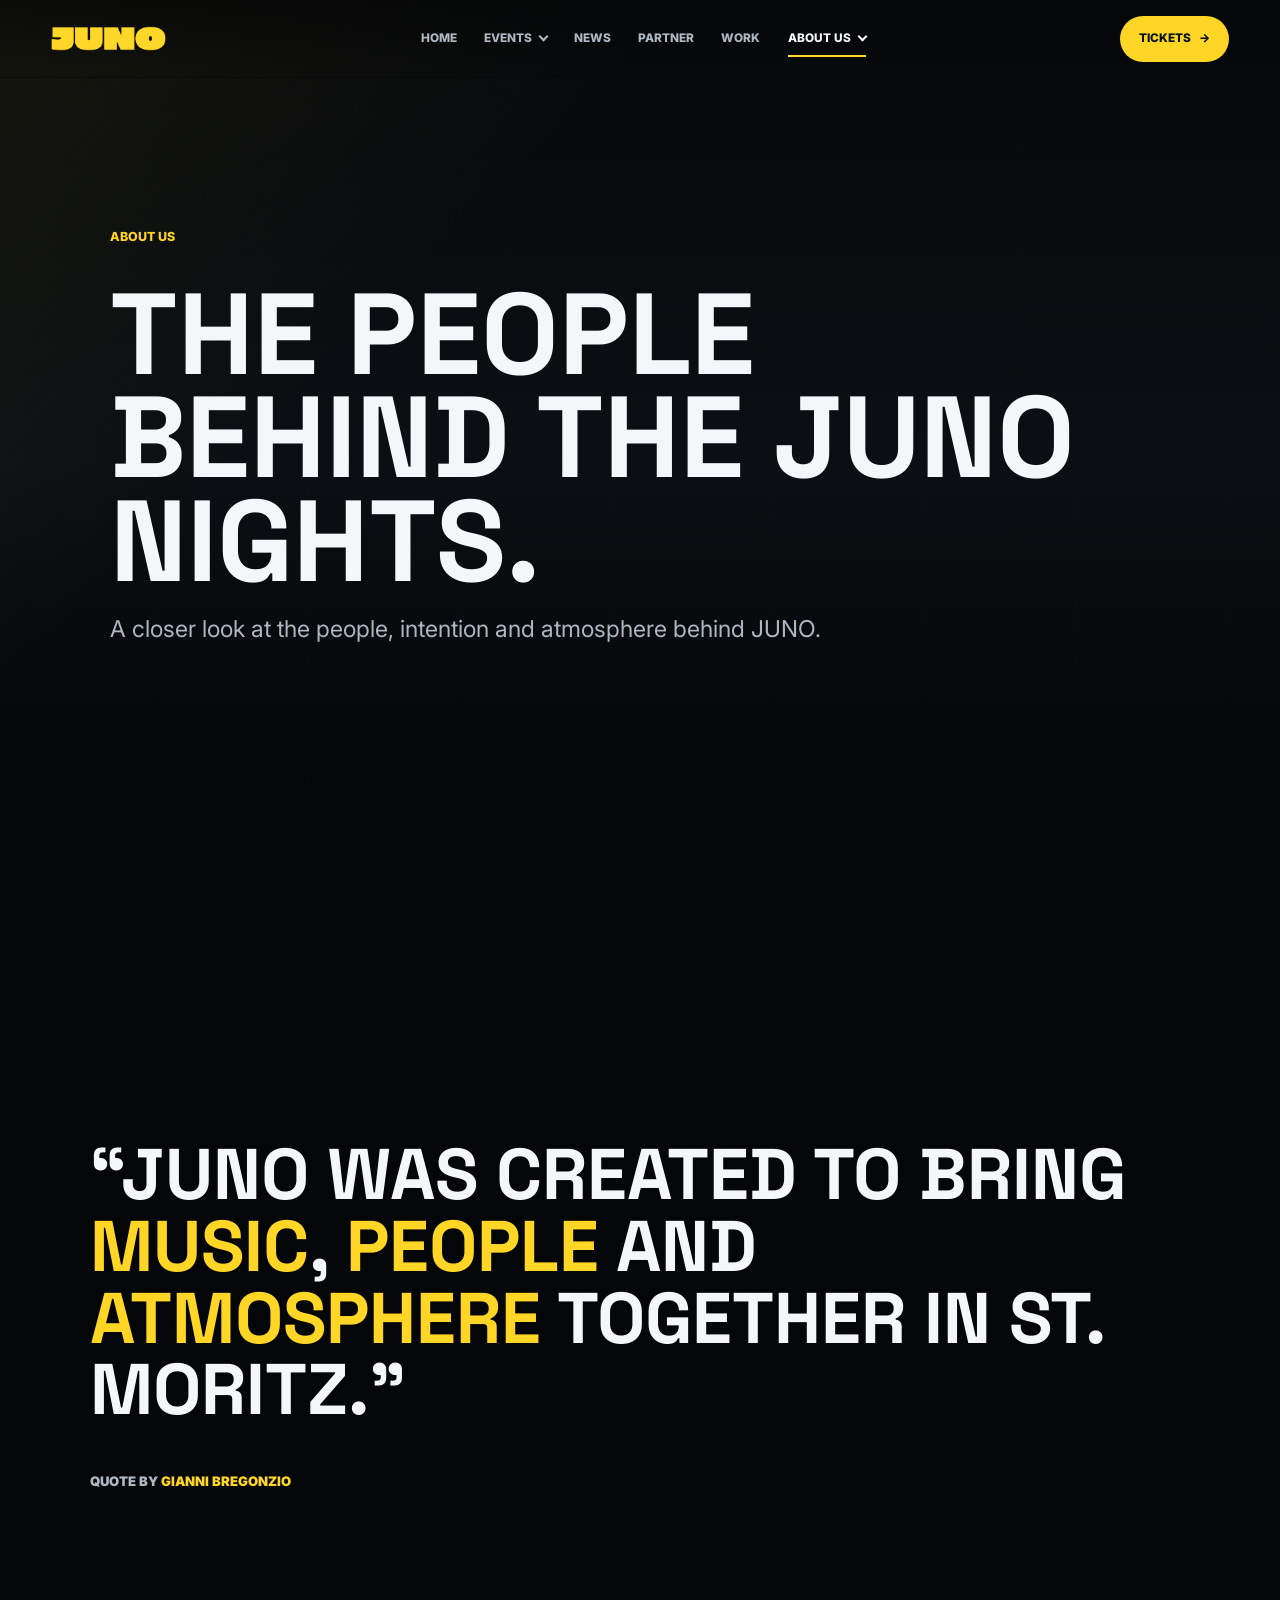
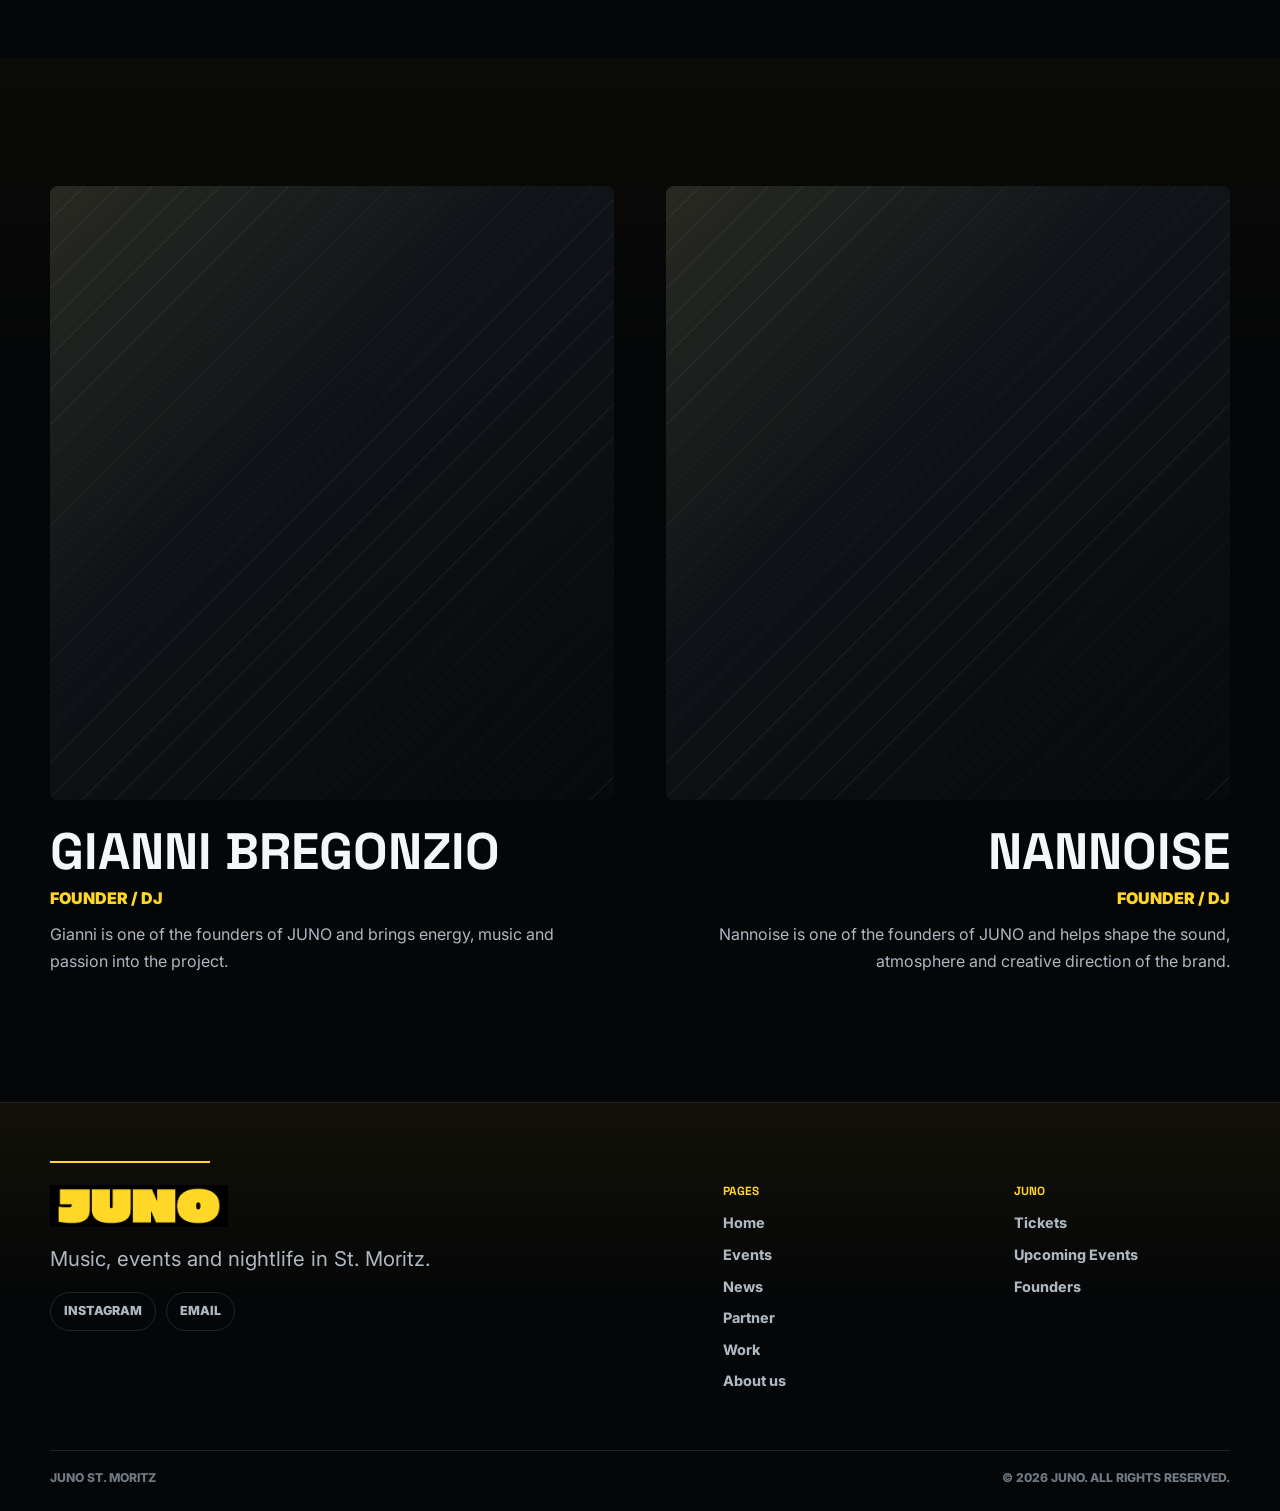
<file: about.html>
<!DOCTYPE html>
<html lang="en">
  <head>
    <meta charset="UTF-8" />
    <meta name="viewport" content="width=device-width, initial-scale=1.0" />
    <meta name="description" content="Meet the people and story behind JUNO St. Moritz." />
    <title>About us | JUNO St. Moritz</title>
    <link rel="preconnect" href="https://fonts.googleapis.com" />
    <link rel="preconnect" href="https://fonts.gstatic.com" crossorigin />
    <link href="https://fonts.googleapis.com/css2?family=Inter:wght@400;500;600;700;800&family=Space+Grotesk:wght@600;700&display=swap" rel="stylesheet" />
    <link rel="stylesheet" href="styles/main.css" />
  </head>
  <body data-page="about">
    <a class="skip-link" href="#main">Skip to content</a>
    <header class="site-header" data-header>
      <a class="brand" href="index.html" aria-label="JUNO home"><img src="assets/juno-logo-nav.png" alt="JUNO" width="1660" height="390" /></a>
      <button class="nav-toggle" type="button" aria-label="Open navigation" aria-expanded="false" aria-controls="site-nav" data-nav-toggle><span></span><span></span></button>
      <nav id="site-nav" class="site-nav" aria-label="Primary" data-site-nav>
        <a class="nav-link" href="index.html" data-nav-page="home">Home</a>
        <div class="nav-item has-dropdown" data-dropdown><button class="nav-link nav-dropdown-toggle" type="button" aria-expanded="false" aria-controls="events-menu" data-dropdown-toggle>Events <span class="chevron" aria-hidden="true"></span></button><div id="events-menu" class="dropdown-panel events-dropdown" data-dropdown-panel><a href="events.html#upcoming"><span>Upcoming Events</span><small>Discover upcoming JUNO nights.</small></a><a href="events.html#past"><span>Recaps</span><small>Moments from previous events.</small></a><a href="events.html#festivals"><span>Festivals</span><small>Large-format nights and seasonal experiences.</small></a><a href="events.html#private"><span>Private Events</span><small>Custom experiences and private nights.</small></a></div></div>
        <a class="nav-link" href="news.html" data-nav-page="news">News</a><a class="nav-link" href="partner.html" data-nav-page="partner">Partner</a><a class="nav-link" href="work.html" data-nav-page="work">Work</a>
        <div class="nav-item has-dropdown" data-dropdown><button class="nav-link nav-dropdown-toggle" type="button" aria-expanded="false" aria-controls="about-menu" data-dropdown-toggle>About us <span class="chevron" aria-hidden="true"></span></button><div id="about-menu" class="dropdown-panel about-dropdown" data-dropdown-panel><a href="about.html"><span>About us</span><small>Overview page</small></a><a href="about.html#story"><span>Our Story</span><small>Music, people and atmosphere in St. Moritz.</small></a><a href="about.html#gianni"><span>Gianni Bregonzio</span><small>Founder / DJ</small></a><a href="about.html#nannoise"><span>Nannoise</span><small>Founder / DJ</small></a></div></div>
        <a class="mobile-ticket-link" href="tickets.html" data-nav-page="tickets"><span>Tickets</span><span aria-hidden="true">→</span></a>
      </nav>
      <a class="ticket-link" href="tickets.html" data-nav-page="tickets"><span>Tickets</span><span aria-hidden="true">→</span></a>
    </header>
    <main id="main">
      <section class="page-hero"><div class="container page-hero-layout"><p class="eyebrow reveal">About us</p><h1 class="page-title reveal">The people behind the JUNO nights.</h1><p class="page-copy reveal">A closer look at the people, intention and atmosphere behind JUNO.</p></div></section>
      <section id="story" class="story-quote-section" aria-label="JUNO story">
        <div class="container story-quote-layout">
          <blockquote class="story-quote reveal">
            <p>&ldquo;JUNO was created to bring <span>music</span>, <span>people</span> and <span>atmosphere</span> together in St. Moritz.&rdquo;</p>
            <footer>Gianni Bregonzio</footer>
          </blockquote>
        </div>
      </section>
      <section class="section section-news">
        <div class="container">
          <div class="founder-grid founder-grid-large" aria-label="Founders">
            <article id="gianni" class="founder-card reveal"><div class="founder-photo" aria-label="Portrait area for Gianni Bregonzio"></div><h3>Gianni Bregonzio</h3><p class="founder-role">Founder / DJ</p><p>Gianni is one of the founders of JUNO and brings energy, music and passion into the project.</p></article>
            <article id="nannoise" class="founder-card reveal"><div class="founder-photo" aria-label="Portrait area for Nannoise"></div><h3>Nannoise</h3><p class="founder-role">Founder / DJ</p><p>Nannoise is one of the founders of JUNO and helps shape the sound, atmosphere and creative direction of the brand.</p></article>
          </div>
        </div>
      </section>
    </main>
    <footer class="site-footer"><div class="container footer-main"><div class="footer-brand"><a class="footer-logo" href="index.html" aria-label="JUNO home"><img src="assets/juno-logo-crop.png" alt="JUNO" width="1660" height="390" /></a><p>Music, events and nightlife in St. Moritz.</p><div class="footer-social" aria-label="Social and contact links"><a href="https://www.instagram.com/junostmoritz/" target="_blank" rel="noreferrer">Instagram</a><a href="mailto:hello@junostmoritz.ch">Email</a></div></div><nav class="footer-column" aria-label="Footer pages"><h2>Pages</h2><a href="index.html">Home</a><a href="events.html">Events</a><a href="news.html">News</a><a href="partner.html">Partner</a><a href="work.html">Work</a><a href="about.html">About us</a></nav><nav class="footer-column" aria-label="Footer JUNO links"><h2>JUNO</h2><a href="tickets.html">Tickets</a><a href="events.html#upcoming">Upcoming Events</a><a href="about.html#gianni">Founders</a></nav></div><div class="container footer-bottom"><span>JUNO St. Moritz</span><span>© 2026 JUNO. All rights reserved.</span></div></footer>
    <dialog class="ticket-modal" data-ticket-modal aria-labelledby="modal-title"><div class="modal-panel"><button class="modal-close" type="button" aria-label="Close modal" data-modal-close>×</button><p class="eyebrow" data-modal-eyebrow>Tickets</p><h2 id="modal-title" data-modal-title>Tickets</h2><p data-modal-text>Tickets will be available soon.</p><button class="btn btn-primary" type="button" data-modal-close>Understood</button></div></dialog>
    <script src="scripts/main.js"></script>
  </body>
</html>
</file>
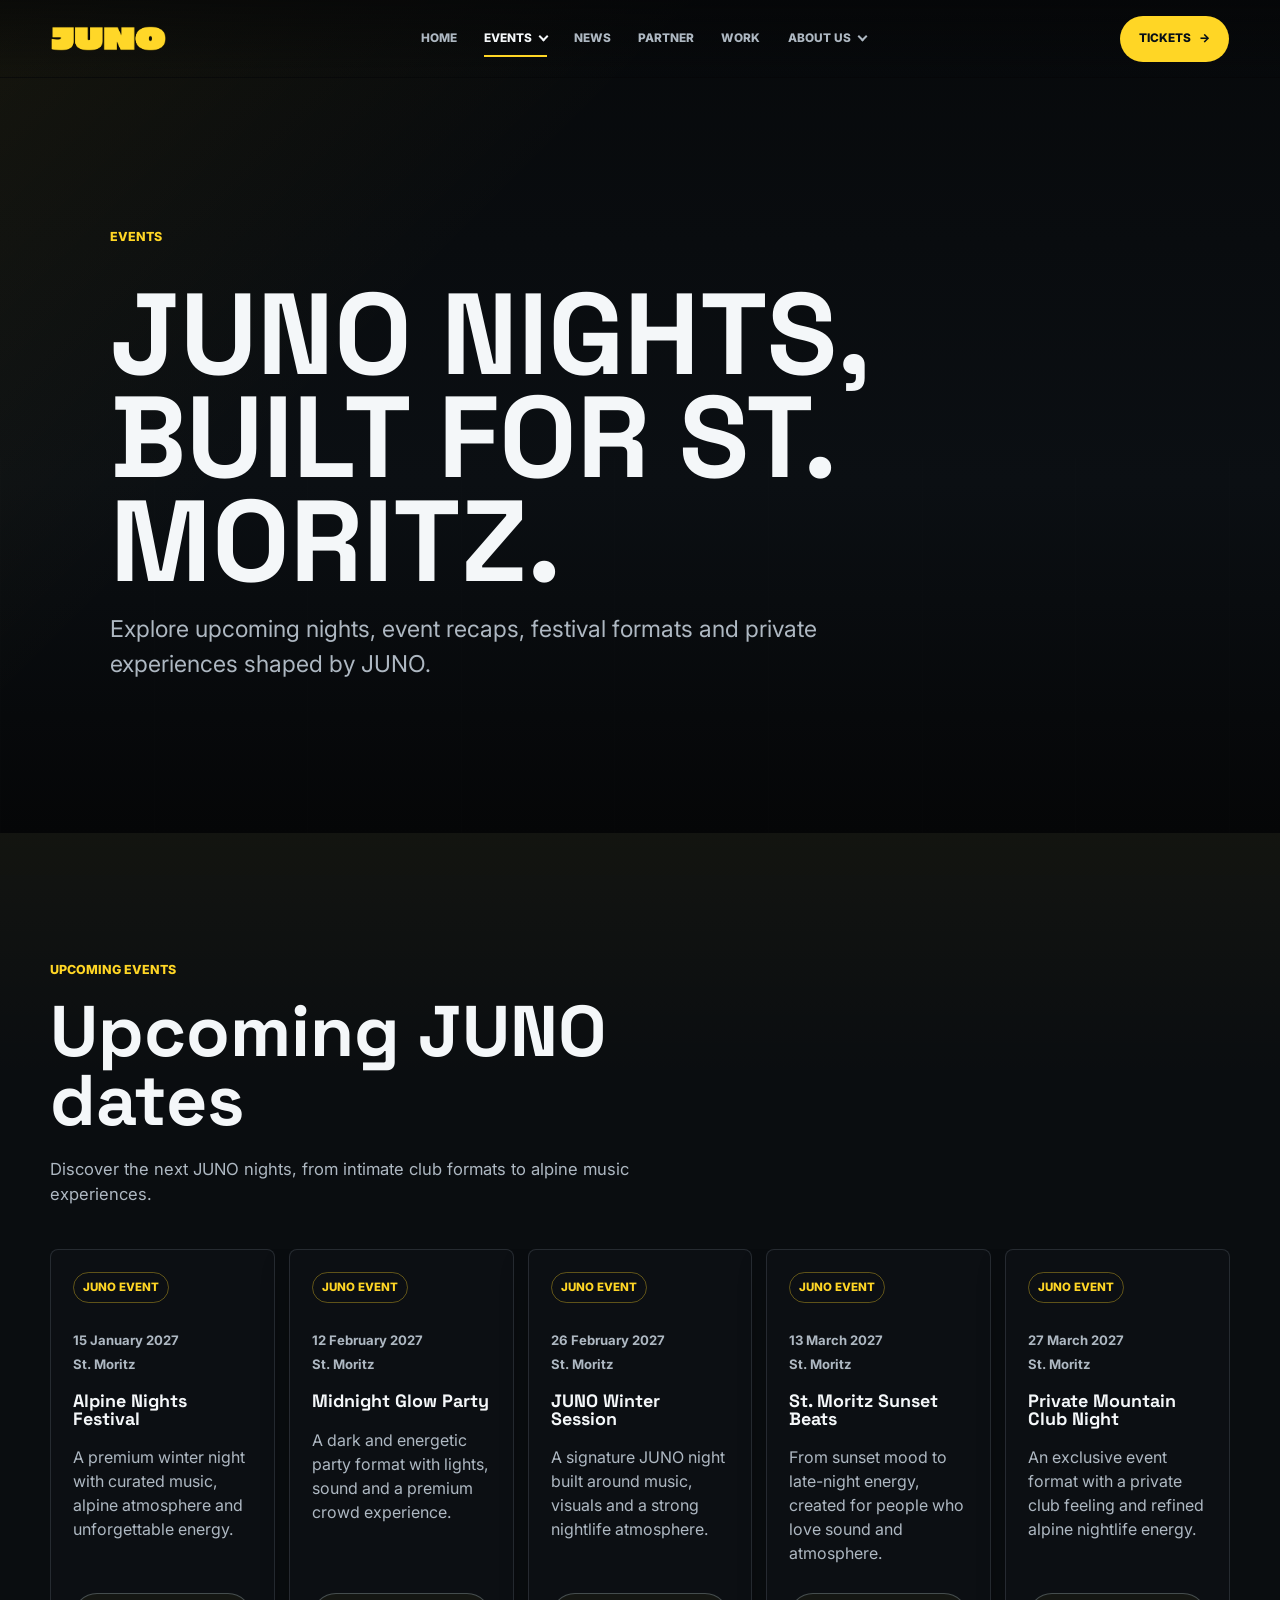
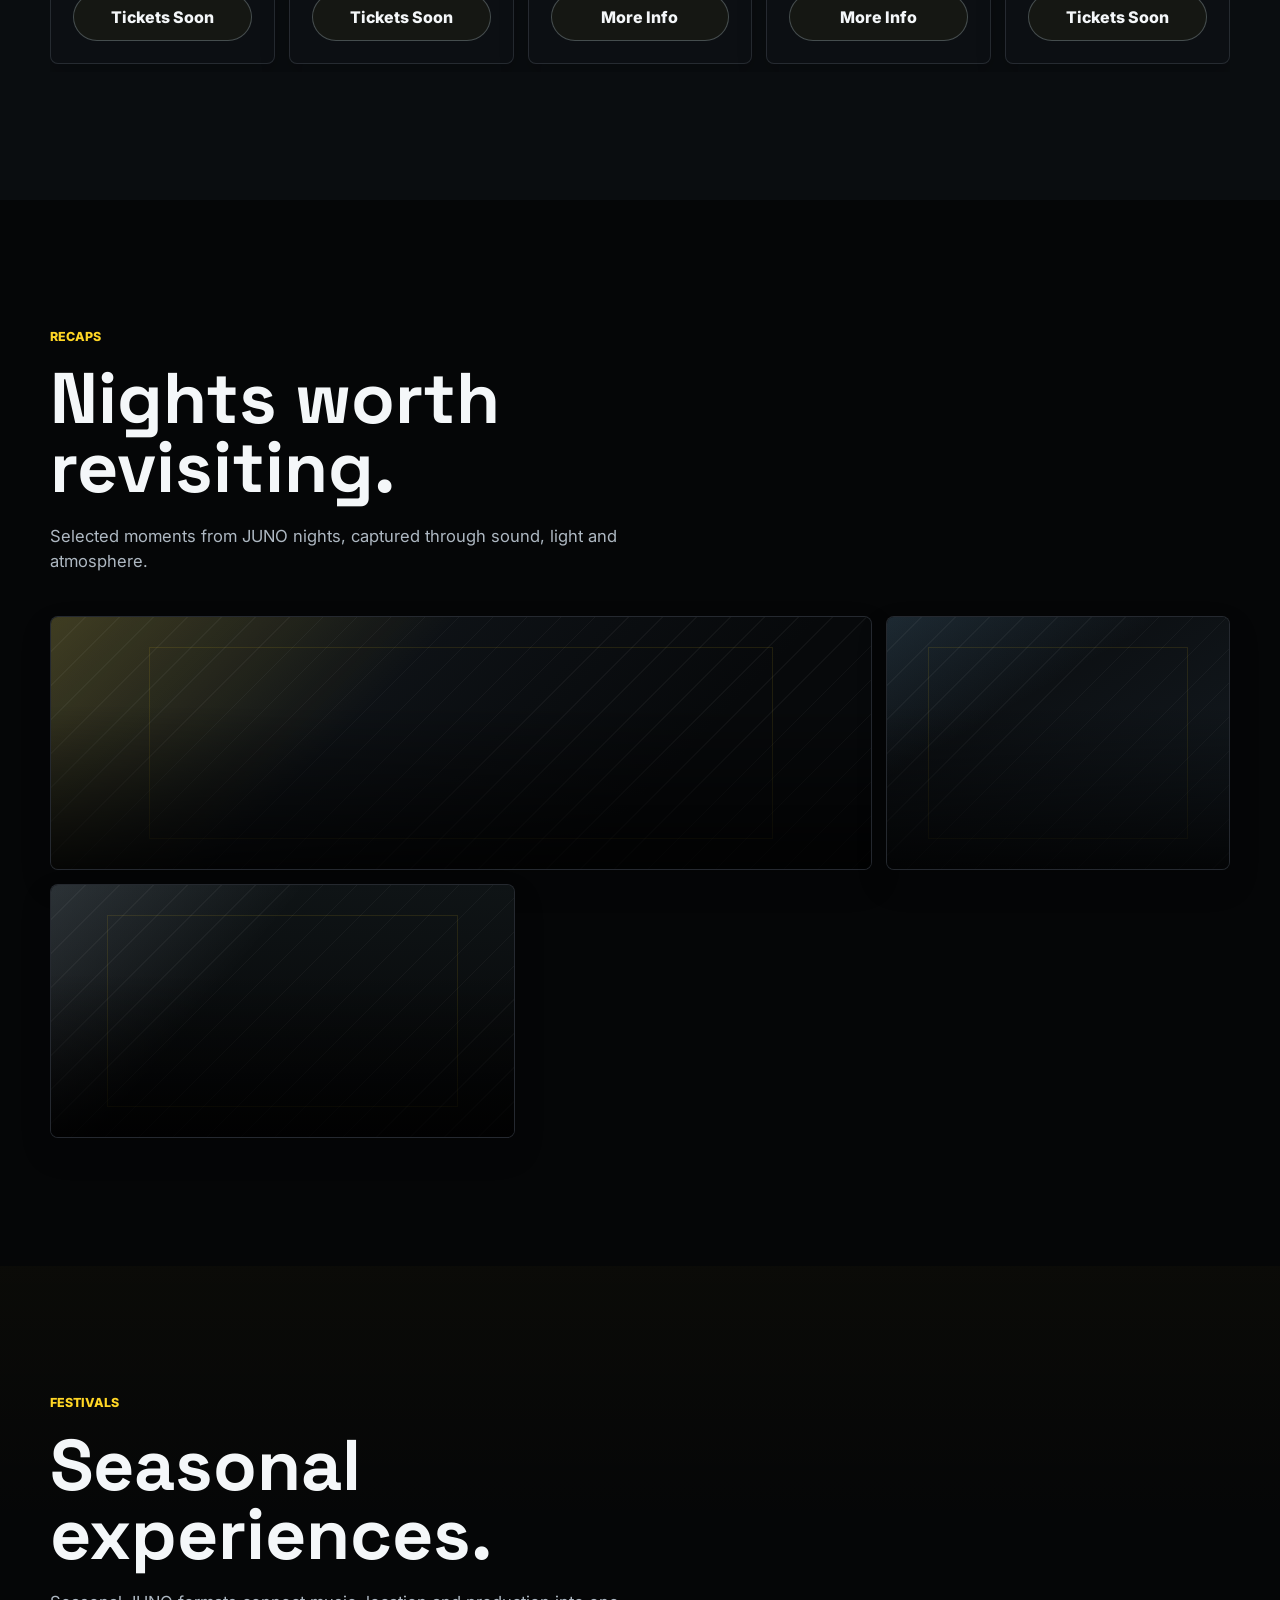
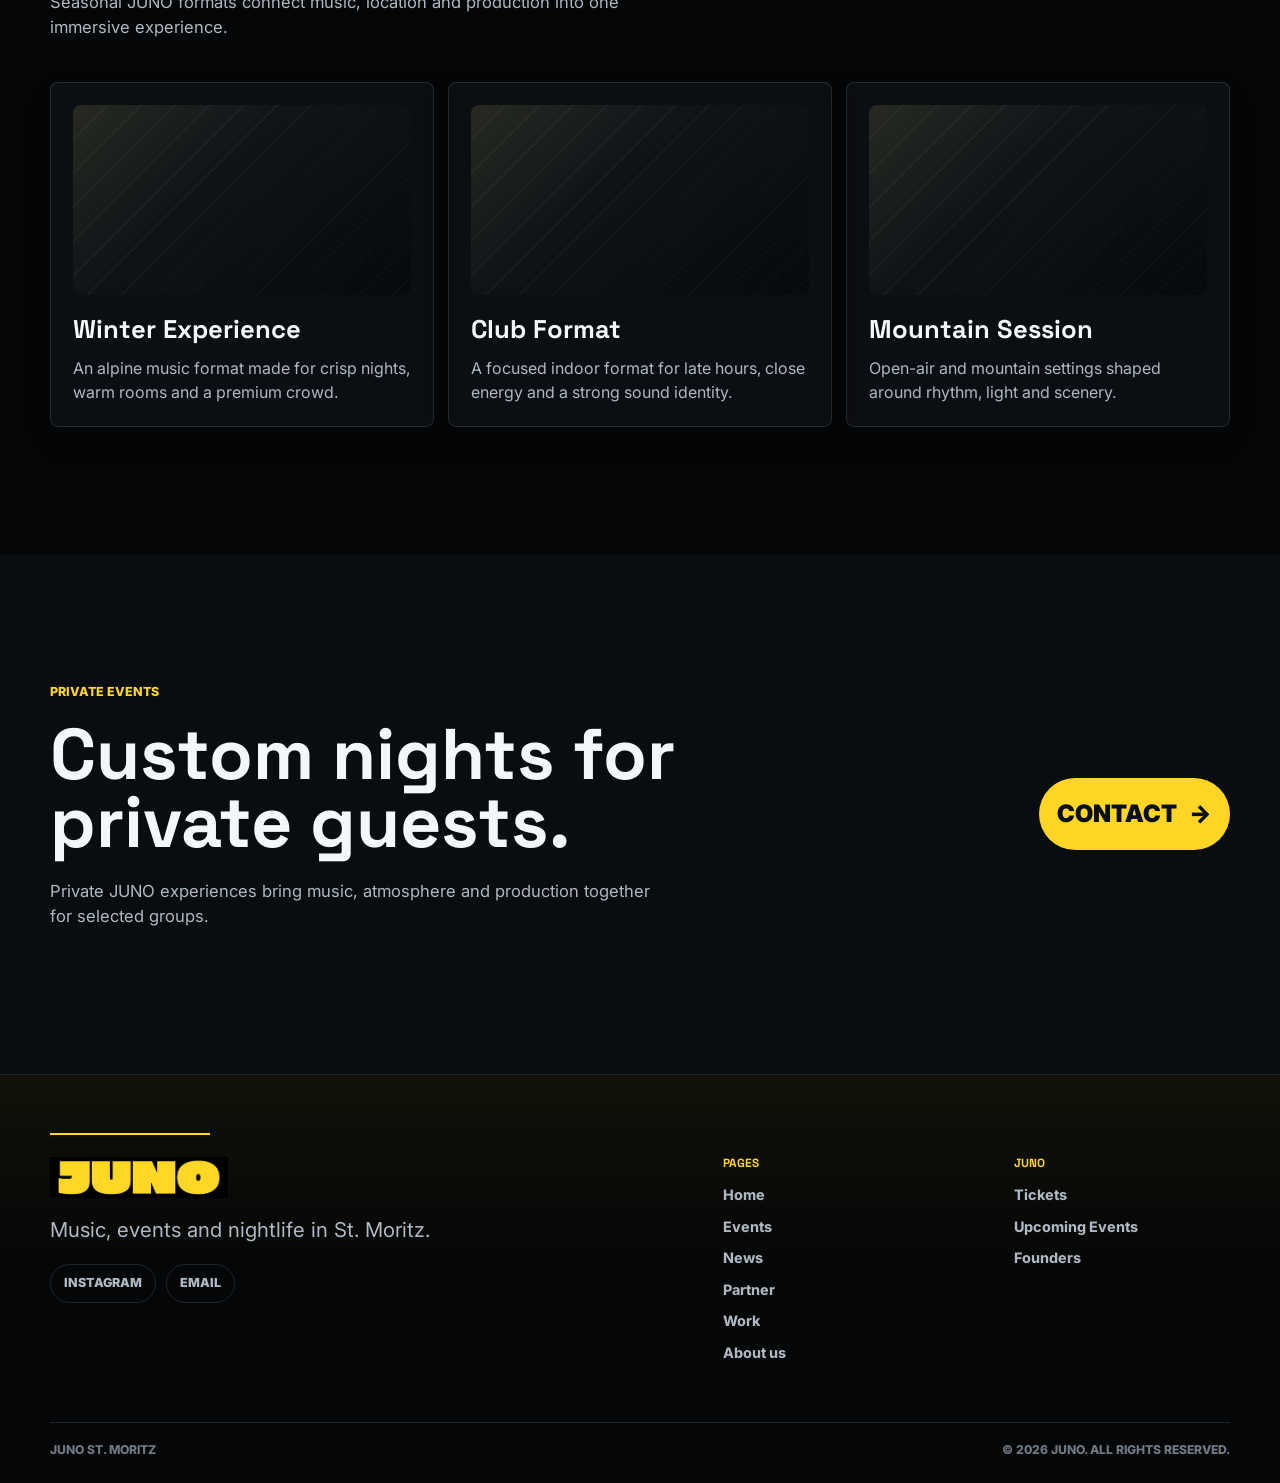
<file: events.html>
<!DOCTYPE html>
<html lang="en">
  <head>
    <meta charset="UTF-8" />
    <meta name="viewport" content="width=device-width, initial-scale=1.0" />
    <meta name="description" content="JUNO St. Moritz events, recaps, festivals and private nightlife experiences." />
    <title>Events | JUNO St. Moritz</title>
    <link rel="preconnect" href="https://fonts.googleapis.com" />
    <link rel="preconnect" href="https://fonts.gstatic.com" crossorigin />
    <link href="https://fonts.googleapis.com/css2?family=Inter:wght@400;500;600;700;800&family=Space+Grotesk:wght@600;700&display=swap" rel="stylesheet" />
    <link rel="stylesheet" href="styles/main.css" />
  </head>
  <body data-page="events">
    <a class="skip-link" href="#main">Skip to content</a>
    <header class="site-header" data-header>
      <a class="brand" href="index.html" aria-label="JUNO home"><img src="assets/juno-logo-nav.png" alt="JUNO" width="1660" height="390" /></a>
      <button class="nav-toggle" type="button" aria-label="Open navigation" aria-expanded="false" aria-controls="site-nav" data-nav-toggle><span></span><span></span></button>
      <nav id="site-nav" class="site-nav" aria-label="Primary" data-site-nav>
        <a class="nav-link" href="index.html" data-nav-page="home">Home</a>
        <div class="nav-item has-dropdown" data-dropdown>
          <button class="nav-link nav-dropdown-toggle" type="button" aria-expanded="false" aria-controls="events-menu" data-dropdown-toggle>Events <span class="chevron" aria-hidden="true"></span></button>
          <div id="events-menu" class="dropdown-panel events-dropdown" data-dropdown-panel>
            <a href="events.html#upcoming"><span>Upcoming Events</span><small>Discover upcoming JUNO nights.</small></a>
            <a href="events.html#past"><span>Recaps</span><small>Moments from previous events.</small></a>
            <a href="events.html#festivals"><span>Festivals</span><small>Large-format nights and seasonal experiences.</small></a>
            <a href="events.html#private"><span>Private Events</span><small>Custom experiences and private nights.</small></a>
          </div>
        </div>
        <a class="nav-link" href="news.html" data-nav-page="news">News</a>
        <a class="nav-link" href="partner.html" data-nav-page="partner">Partner</a>
        <a class="nav-link" href="work.html" data-nav-page="work">Work</a>
        <div class="nav-item has-dropdown" data-dropdown>
          <button class="nav-link nav-dropdown-toggle" type="button" aria-expanded="false" aria-controls="about-menu" data-dropdown-toggle>About us <span class="chevron" aria-hidden="true"></span></button>
          <div id="about-menu" class="dropdown-panel about-dropdown" data-dropdown-panel><a href="about.html"><span>About us</span><small>Overview page</small></a>
            <a href="about.html#story"><span>Our Story</span><small>Music, people and atmosphere in St. Moritz.</small></a>
            <a href="about.html#gianni"><span>Gianni Bregonzio</span><small>Founder / DJ</small></a>
            <a href="about.html#nannoise"><span>Nannoise</span><small>Founder / DJ</small></a>
          </div>
        </div>
        <a class="mobile-ticket-link" href="tickets.html" data-nav-page="tickets"><span>Tickets</span><span aria-hidden="true">→</span></a>
      </nav>
      <a class="ticket-link" href="tickets.html" data-nav-page="tickets"><span>Tickets</span><span aria-hidden="true">→</span></a>
    </header>

    <main id="main">
      <section class="page-hero">
        <div class="container page-hero-layout">
          <p class="eyebrow reveal">Events</p>
          <h1 class="page-title reveal">JUNO nights, built for St. Moritz.</h1>
          <p class="page-copy reveal">Explore upcoming nights, event recaps, festival formats and private experiences shaped by JUNO.</p>
        </div>
      </section>

      <section id="upcoming" class="section section-events">
        <div class="container">
          <div class="section-heading reveal">
            <p class="eyebrow">Upcoming Events</p>
            <h2>Upcoming JUNO dates</h2>
            <p>Discover the next JUNO nights, from intimate club formats to alpine music experiences.</p>
          </div>
          <div class="events-grid" data-events-grid aria-live="polite"></div>
        </div>
      </section>

      <section id="past" class="section section-gallery">
        <div class="container">
          <div class="section-heading reveal"><p class="eyebrow">Recaps</p><h2>Nights worth revisiting.</h2><p>Selected moments from JUNO nights, captured through sound, light and atmosphere.</p></div>
          <div class="gallery-grid">
            <figure class="gallery-card gallery-card-wide reveal"><button class="gallery-trigger" type="button" data-recap-trigger data-recap-title="Alpine Night" data-recap-art="gallery-art-1" data-recap-text="A high-energy night shaped by music, lights and a crowd that stayed with the sound until late."><div class="gallery-art gallery-art-1"><span class="gallery-hover-copy"><strong>Alpine Night</strong><small>15 January 2026</small></span></div></button></figure>
            <figure class="gallery-card reveal"><button class="gallery-trigger" type="button" data-recap-trigger data-recap-title="Midnight Glow" data-recap-art="gallery-art-2" data-recap-text="A focused JUNO night with a darker mood, tight rhythms and a room built around movement."><div class="gallery-art gallery-art-2"><span class="gallery-hover-copy"><strong>Midnight Glow</strong><small>12 February 2026</small></span></div></button></figure>
            <figure class="gallery-card reveal"><button class="gallery-trigger" type="button" data-recap-trigger data-recap-title="Mountain Session" data-recap-art="gallery-art-3" data-recap-text="An alpine session where music, people and atmosphere came together in a distinctly St. Moritz way."><div class="gallery-art gallery-art-3"><span class="gallery-hover-copy"><strong>Mountain Session</strong><small>13 March 2026</small></span></div></button></figure>
          </div>
        </div>
      </section>

      <section id="festivals" class="section section-work">
        <div class="container">
          <div class="section-heading reveal"><p class="eyebrow">Festivals</p><h2>Seasonal experiences.</h2><p>Seasonal JUNO formats connect music, location and production into one immersive experience.</p></div>
          <div class="work-grid">
            <article class="work-card reveal"><div class="work-visual"></div><h3>Winter Experience</h3><p>An alpine music format made for crisp nights, warm rooms and a premium crowd.</p></article>
            <article class="work-card reveal"><div class="work-visual"></div><h3>Club Format</h3><p>A focused indoor format for late hours, close energy and a strong sound identity.</p></article>
            <article class="work-card reveal"><div class="work-visual"></div><h3>Mountain Session</h3><p>Open-air and mountain settings shaped around rhythm, light and scenery.</p></article>
          </div>
        </div>
      </section>

      <section id="private" class="section section-tickets">
        <div class="container tickets-layout">
          <div class="section-heading reveal"><p class="eyebrow">Private Events</p><h2>Custom nights for private guests.</h2><p>Private JUNO experiences bring music, atmosphere and production together for selected groups.</p></div>
          <a class="ticket-cta-large reveal" href="index.html#contact"><span>Contact</span><span aria-hidden="true">→</span></a>
        </div>
      </section>
    </main>

    <footer class="site-footer"><div class="container footer-main"><div class="footer-brand"><a class="footer-logo" href="index.html" aria-label="JUNO home"><img src="assets/juno-logo-crop.png" alt="JUNO" width="1660" height="390" /></a><p>Music, events and nightlife in St. Moritz.</p><div class="footer-social" aria-label="Social and contact links"><a href="https://www.instagram.com/junostmoritz/" target="_blank" rel="noreferrer">Instagram</a><a href="mailto:hello@junostmoritz.ch">Email</a></div></div><nav class="footer-column" aria-label="Footer pages"><h2>Pages</h2><a href="index.html">Home</a><a href="events.html">Events</a><a href="news.html">News</a><a href="partner.html">Partner</a><a href="work.html">Work</a><a href="about.html">About us</a></nav><nav class="footer-column" aria-label="Footer JUNO links"><h2>JUNO</h2><a href="tickets.html">Tickets</a><a href="events.html#upcoming">Upcoming Events</a><a href="about.html#gianni">Founders</a></nav></div><div class="container footer-bottom"><span>JUNO St. Moritz</span><span>© 2026 JUNO. All rights reserved.</span></div></footer>
    <dialog class="recap-modal" data-recap-modal aria-label="Event recap"><div class="recap-modal-panel"><button class="modal-close" type="button" aria-label="Close recap" data-recap-modal-close>×</button><div class="recap-modal-image gallery-art gallery-art-1" data-recap-modal-image><span data-recap-modal-label>Alpine Night</span></div><div class="recap-modal-copy"><p class="eyebrow">Event Recap</p><p data-recap-modal-text>A high-energy night shaped by music, lights and a crowd that stayed with the sound until late.</p></div></div></dialog>
    <dialog class="ticket-modal" data-ticket-modal aria-labelledby="modal-title"><div class="modal-panel"><button class="modal-close" type="button" aria-label="Close modal" data-modal-close>×</button><p class="eyebrow" data-modal-eyebrow>JUNO Event</p><h2 id="modal-title" data-modal-title>Tickets Soon</h2><p data-modal-text>Thank you for your interest. Details for this JUNO night will be shared soon.</p><button class="btn btn-primary" type="button" data-modal-close>Understood</button></div></dialog>
    <script src="scripts/main.js"></script>
  </body>
</html>
</file>
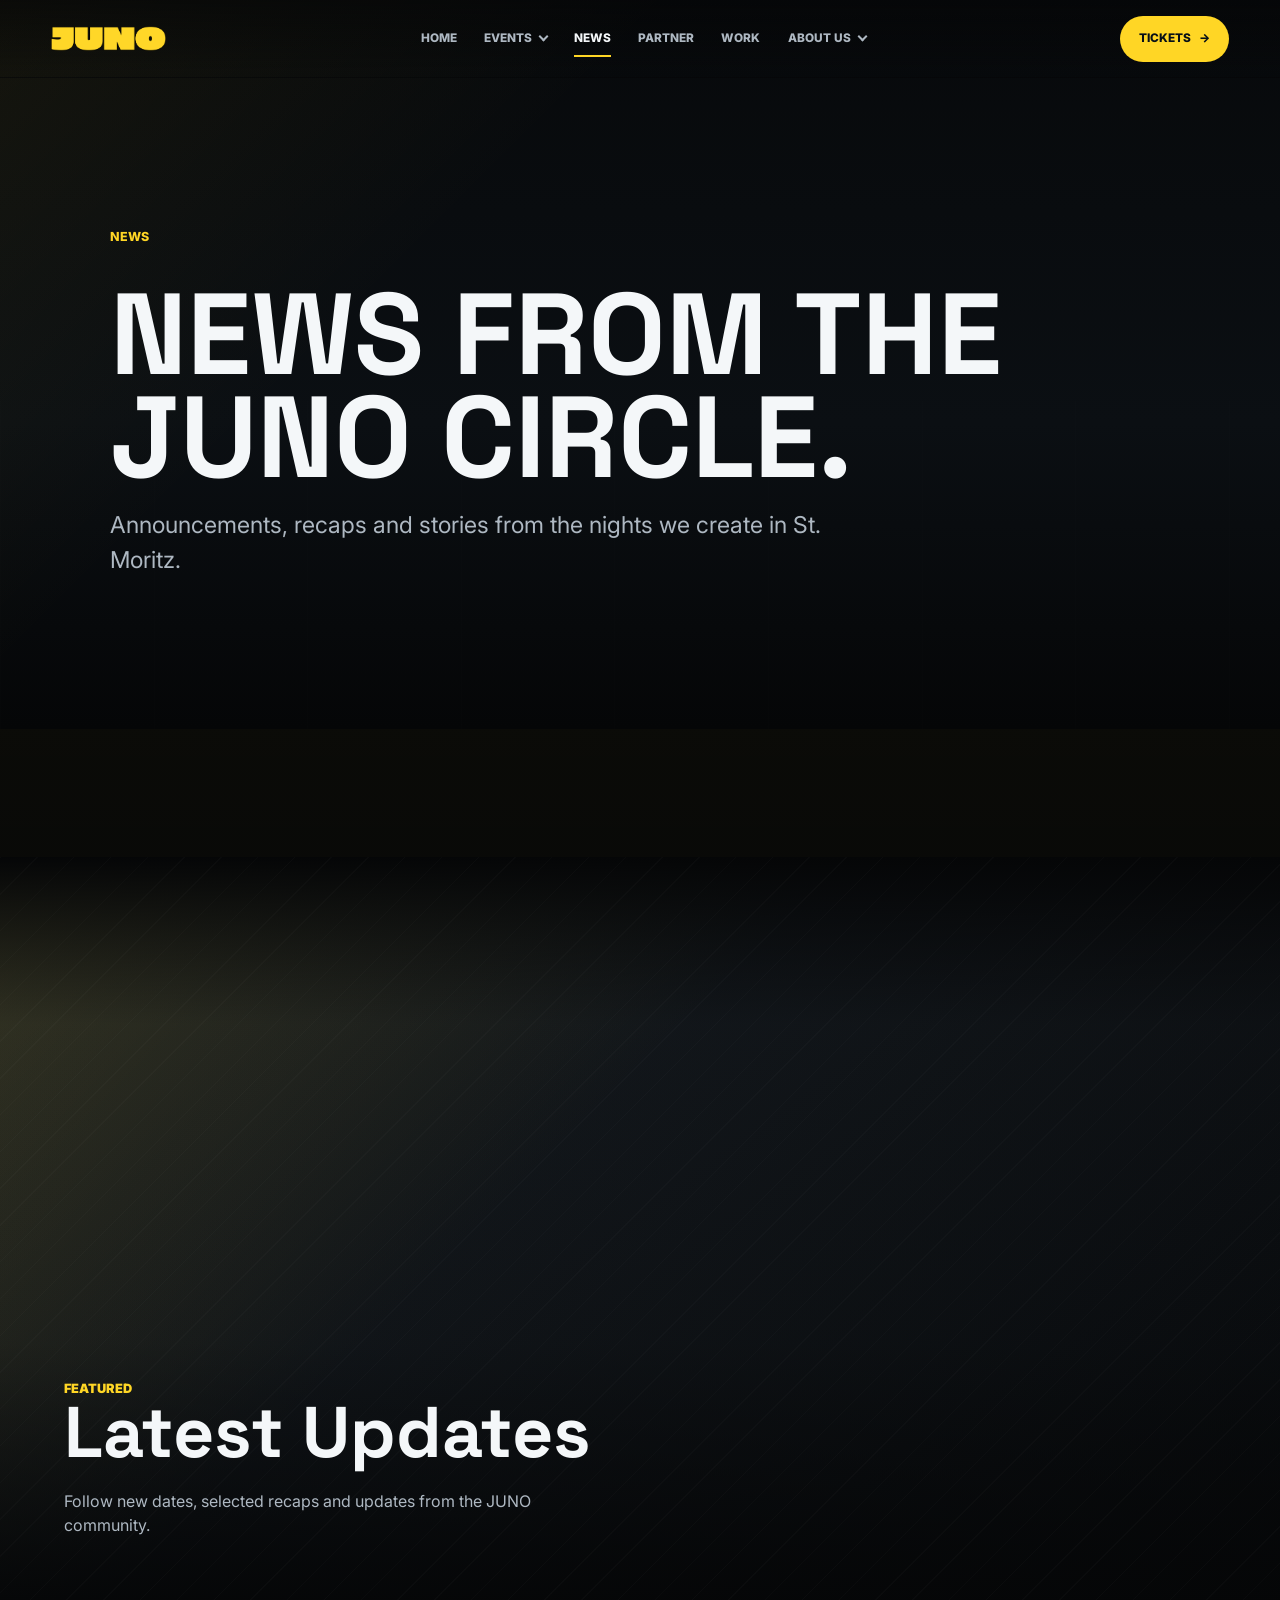
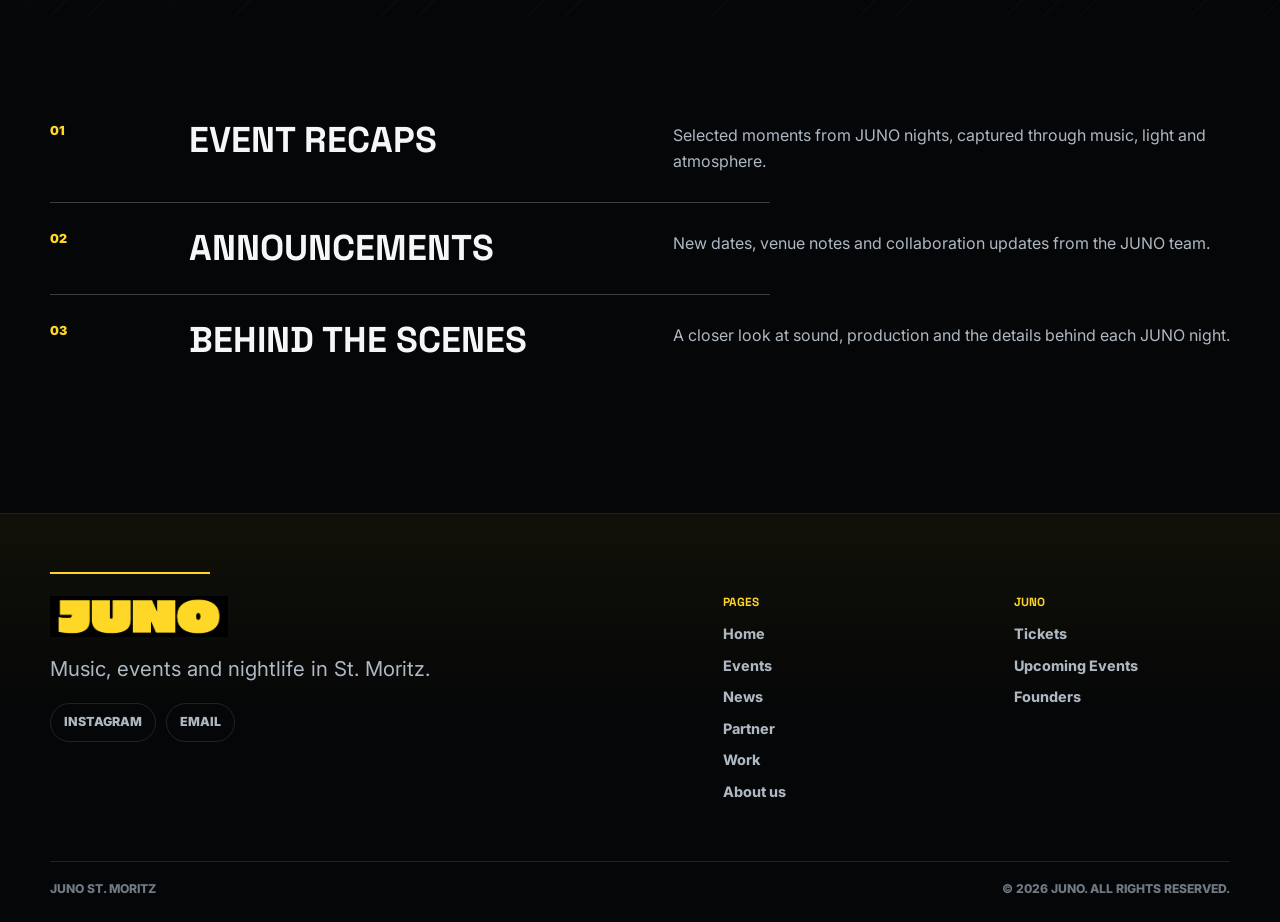
<file: news.html>
<!DOCTYPE html>
<html lang="en">
  <head>
    <meta charset="UTF-8" />
    <meta name="viewport" content="width=device-width, initial-scale=1.0" />
    <meta name="description" content="News, announcements and stories from JUNO St. Moritz." />
    <title>News | JUNO St. Moritz</title>
    <link rel="preconnect" href="https://fonts.googleapis.com" />
    <link rel="preconnect" href="https://fonts.gstatic.com" crossorigin />
    <link href="https://fonts.googleapis.com/css2?family=Inter:wght@400;500;600;700;800&family=Space+Grotesk:wght@600;700&display=swap" rel="stylesheet" />
    <link rel="stylesheet" href="styles/main.css" />
  </head>
  <body data-page="news">
    <a class="skip-link" href="#main">Skip to content</a>
    <header class="site-header" data-header>
      <a class="brand" href="index.html" aria-label="JUNO home"><img src="assets/juno-logo-nav.png" alt="JUNO" width="1660" height="390" /></a>
      <button class="nav-toggle" type="button" aria-label="Open navigation" aria-expanded="false" aria-controls="site-nav" data-nav-toggle><span></span><span></span></button>
      <nav id="site-nav" class="site-nav" aria-label="Primary" data-site-nav>
        <a class="nav-link" href="index.html" data-nav-page="home">Home</a>
        <div class="nav-item has-dropdown" data-dropdown><button class="nav-link nav-dropdown-toggle" type="button" aria-expanded="false" aria-controls="events-menu" data-dropdown-toggle>Events <span class="chevron" aria-hidden="true"></span></button><div id="events-menu" class="dropdown-panel events-dropdown" data-dropdown-panel><a href="events.html#upcoming"><span>Upcoming Events</span><small>Discover upcoming JUNO nights.</small></a><a href="events.html#past"><span>Recaps</span><small>Moments from previous events.</small></a><a href="events.html#festivals"><span>Festivals</span><small>Large-format nights and seasonal experiences.</small></a><a href="events.html#private"><span>Private Events</span><small>Custom experiences and private nights.</small></a></div></div>
        <a class="nav-link" href="news.html" data-nav-page="news">News</a>
        <a class="nav-link" href="partner.html" data-nav-page="partner">Partner</a>
        <a class="nav-link" href="work.html" data-nav-page="work">Work</a>
        <div class="nav-item has-dropdown" data-dropdown><button class="nav-link nav-dropdown-toggle" type="button" aria-expanded="false" aria-controls="about-menu" data-dropdown-toggle>About us <span class="chevron" aria-hidden="true"></span></button><div id="about-menu" class="dropdown-panel about-dropdown" data-dropdown-panel><a href="about.html"><span>About us</span><small>Overview page</small></a><a href="about.html#story"><span>Our Story</span><small>Music, people and atmosphere in St. Moritz.</small></a><a href="about.html#gianni"><span>Gianni Bregonzio</span><small>Founder / DJ</small></a><a href="about.html#nannoise"><span>Nannoise</span><small>Founder / DJ</small></a></div></div>
        <a class="mobile-ticket-link" href="tickets.html" data-nav-page="tickets"><span>Tickets</span><span aria-hidden="true">→</span></a>
      </nav>
      <a class="ticket-link" href="tickets.html" data-nav-page="tickets"><span>Tickets</span><span aria-hidden="true">→</span></a>
    </header>

    <main id="main">
      <section class="page-hero">
        <div class="container page-hero-layout">
          <p class="eyebrow reveal">News</p>
          <h1 class="page-title reveal">News from the JUNO circle.</h1>
          <p class="page-copy reveal">Announcements, recaps and stories from the nights we create in St. Moritz.</p>
        </div>
      </section>
      <section class="section section-news">
        <div class="container">
          <div class="news-layout">
            <article class="news-feature reveal">
              <span>Featured</span>
              <h2>Latest Updates</h2>
              <p>Follow new dates, selected recaps and updates from the JUNO community.</p>
            </article>
            <div class="news-points" aria-label="News categories">
              <a class="news-point reveal" href="events.html#past"><span>01</span><h3>Event Recaps</h3><p>Selected moments from JUNO nights, captured through music, light and atmosphere.</p></a>
              <a class="news-point reveal" href="events.html#upcoming"><span>02</span><h3>Announcements</h3><p>New dates, venue notes and collaboration updates from the JUNO team.</p></a>
              <a class="news-point reveal" href="about.html#story"><span>03</span><h3>Behind the Scenes</h3><p>A closer look at sound, production and the details behind each JUNO night.</p></a>
            </div>
          </div>
        </div>
      </section>
    </main>

    <footer class="site-footer"><div class="container footer-main"><div class="footer-brand"><a class="footer-logo" href="index.html" aria-label="JUNO home"><img src="assets/juno-logo-crop.png" alt="JUNO" width="1660" height="390" /></a><p>Music, events and nightlife in St. Moritz.</p><div class="footer-social" aria-label="Social and contact links"><a href="https://www.instagram.com/junostmoritz/" target="_blank" rel="noreferrer">Instagram</a><a href="mailto:hello@junostmoritz.ch">Email</a></div></div><nav class="footer-column" aria-label="Footer pages"><h2>Pages</h2><a href="index.html">Home</a><a href="events.html">Events</a><a href="news.html">News</a><a href="partner.html">Partner</a><a href="work.html">Work</a><a href="about.html">About us</a></nav><nav class="footer-column" aria-label="Footer JUNO links"><h2>JUNO</h2><a href="tickets.html">Tickets</a><a href="events.html#upcoming">Upcoming Events</a><a href="about.html#gianni">Founders</a></nav></div><div class="container footer-bottom"><span>JUNO St. Moritz</span><span>© 2026 JUNO. All rights reserved.</span></div></footer>
    <dialog class="ticket-modal" data-ticket-modal aria-labelledby="modal-title"><div class="modal-panel"><button class="modal-close" type="button" aria-label="Close modal" data-modal-close>×</button><p class="eyebrow" data-modal-eyebrow>Tickets</p><h2 id="modal-title" data-modal-title>Tickets</h2><p data-modal-text>Tickets will be available soon.</p><button class="btn btn-primary" type="button" data-modal-close>Understood</button></div></dialog>
    <script src="scripts/main.js"></script>
  </body>
</html>
</file>
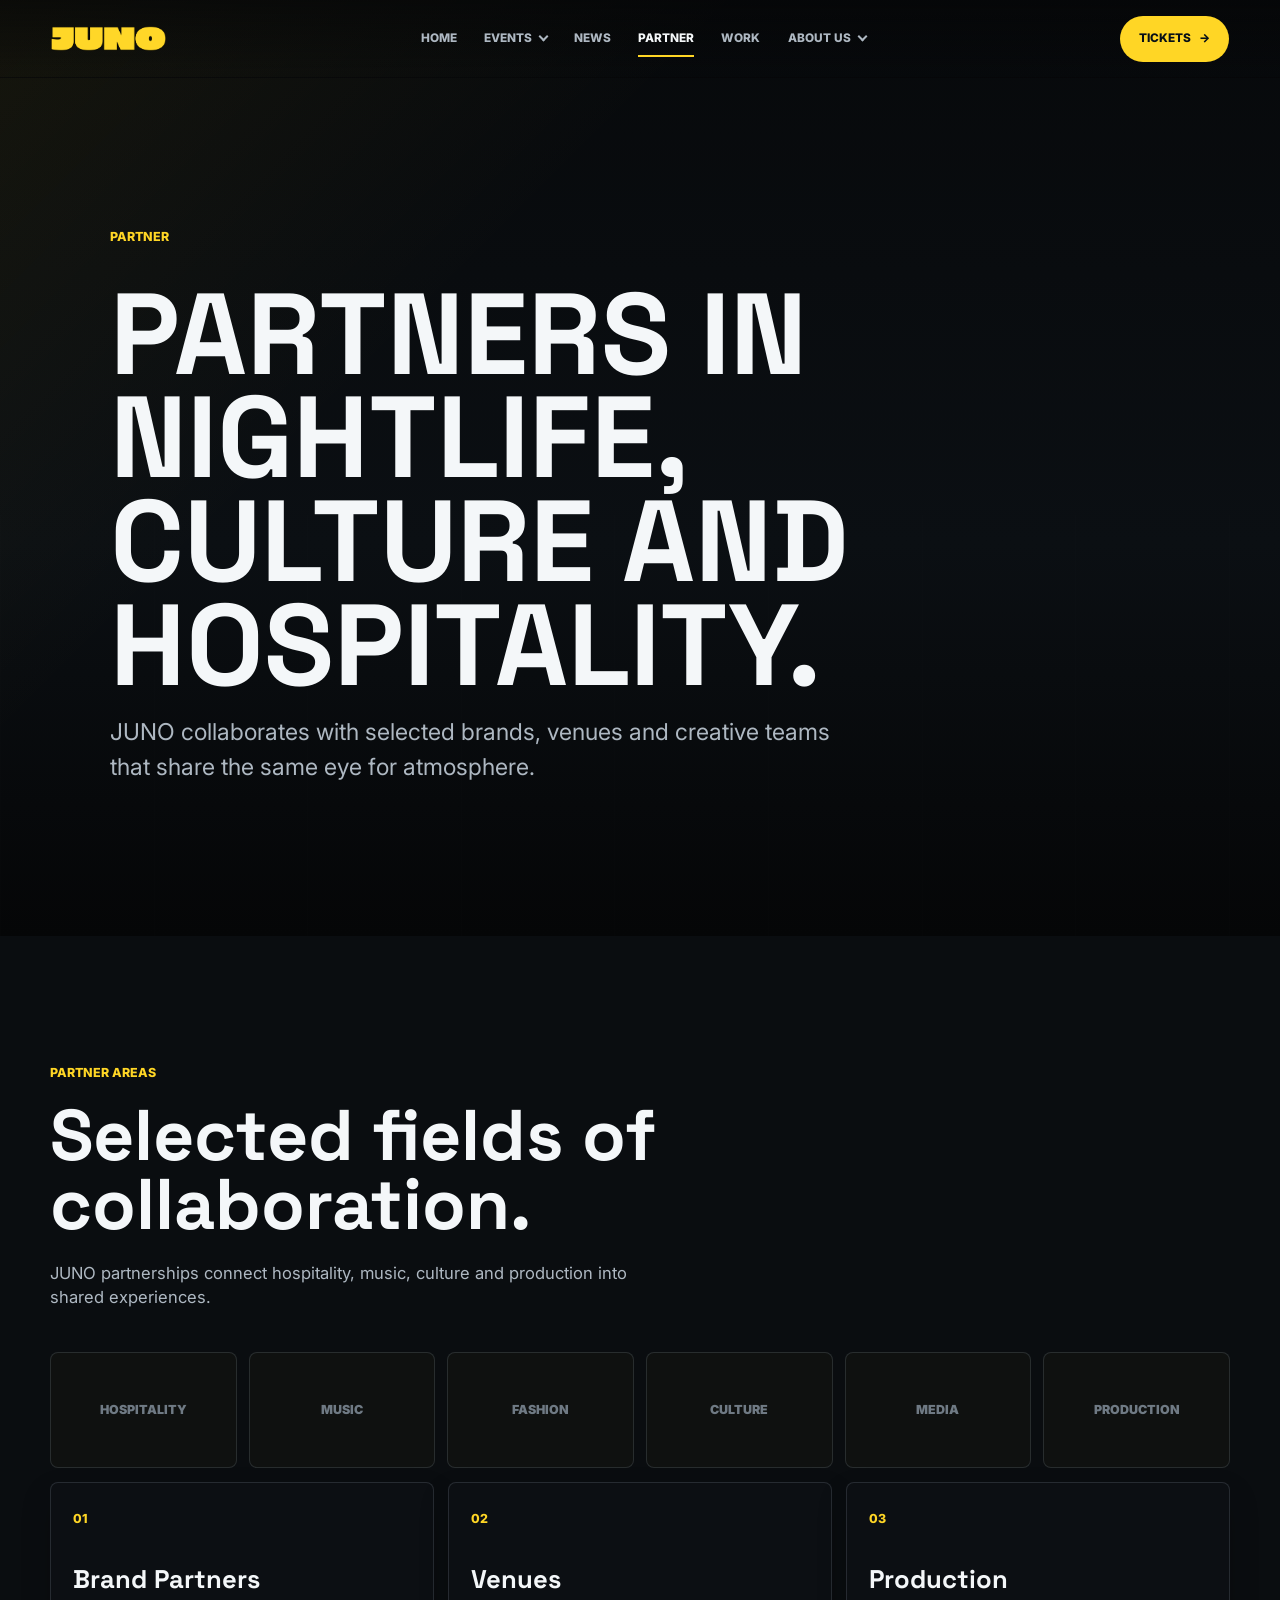
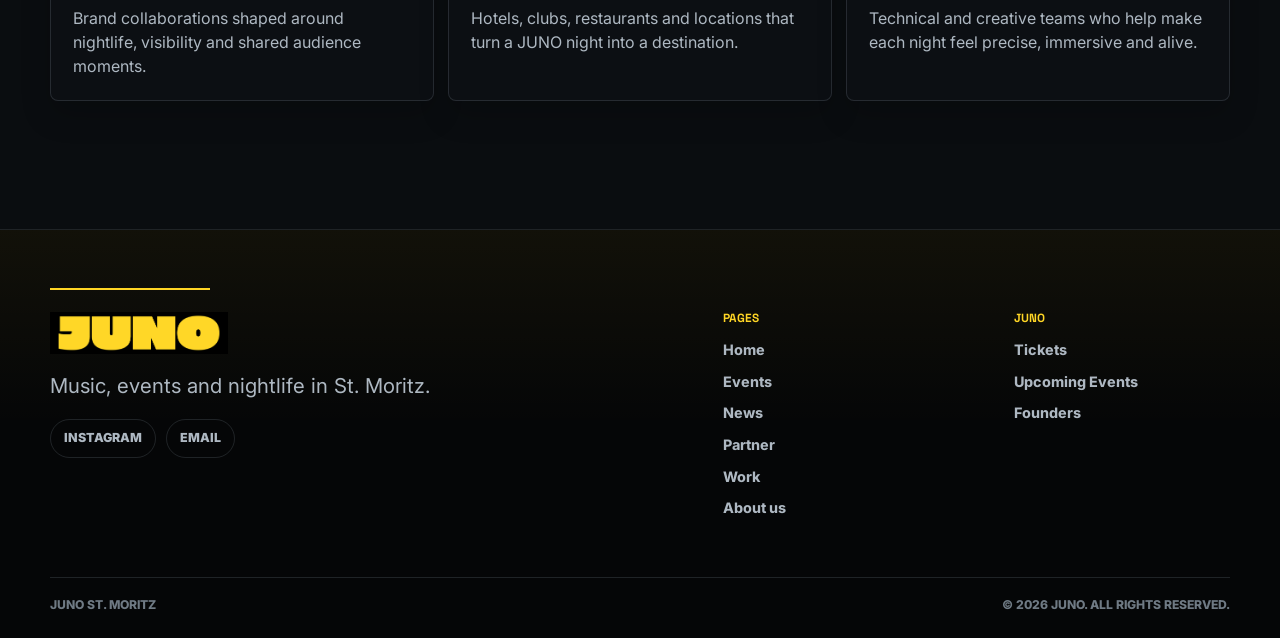
<file: partner.html>
<!DOCTYPE html>
<html lang="en">
  <head>
    <meta charset="UTF-8" />
    <meta name="viewport" content="width=device-width, initial-scale=1.0" />
    <meta name="description" content="Partner with JUNO St. Moritz across nightlife, hospitality and culture." />
    <title>Partner | JUNO St. Moritz</title>
    <link rel="preconnect" href="https://fonts.googleapis.com" />
    <link rel="preconnect" href="https://fonts.gstatic.com" crossorigin />
    <link href="https://fonts.googleapis.com/css2?family=Inter:wght@400;500;600;700;800&family=Space+Grotesk:wght@600;700&display=swap" rel="stylesheet" />
    <link rel="stylesheet" href="styles/main.css" />
  </head>
  <body data-page="partner">
    <a class="skip-link" href="#main">Skip to content</a>
    <header class="site-header" data-header>
      <a class="brand" href="index.html" aria-label="JUNO home"><img src="assets/juno-logo-nav.png" alt="JUNO" width="1660" height="390" /></a>
      <button class="nav-toggle" type="button" aria-label="Open navigation" aria-expanded="false" aria-controls="site-nav" data-nav-toggle><span></span><span></span></button>
      <nav id="site-nav" class="site-nav" aria-label="Primary" data-site-nav>
        <a class="nav-link" href="index.html" data-nav-page="home">Home</a>
        <div class="nav-item has-dropdown" data-dropdown><button class="nav-link nav-dropdown-toggle" type="button" aria-expanded="false" aria-controls="events-menu" data-dropdown-toggle>Events <span class="chevron" aria-hidden="true"></span></button><div id="events-menu" class="dropdown-panel events-dropdown" data-dropdown-panel><a href="events.html#upcoming"><span>Upcoming Events</span><small>Discover upcoming JUNO nights.</small></a><a href="events.html#past"><span>Recaps</span><small>Moments from previous events.</small></a><a href="events.html#festivals"><span>Festivals</span><small>Large-format nights and seasonal experiences.</small></a><a href="events.html#private"><span>Private Events</span><small>Custom experiences and private nights.</small></a></div></div>
        <a class="nav-link" href="news.html" data-nav-page="news">News</a>
        <a class="nav-link" href="partner.html" data-nav-page="partner">Partner</a>
        <a class="nav-link" href="work.html" data-nav-page="work">Work</a>
        <div class="nav-item has-dropdown" data-dropdown><button class="nav-link nav-dropdown-toggle" type="button" aria-expanded="false" aria-controls="about-menu" data-dropdown-toggle>About us <span class="chevron" aria-hidden="true"></span></button><div id="about-menu" class="dropdown-panel about-dropdown" data-dropdown-panel><a href="about.html"><span>About us</span><small>Overview page</small></a><a href="about.html#story"><span>Our Story</span><small>Music, people and atmosphere in St. Moritz.</small></a><a href="about.html#gianni"><span>Gianni Bregonzio</span><small>Founder / DJ</small></a><a href="about.html#nannoise"><span>Nannoise</span><small>Founder / DJ</small></a></div></div>
        <a class="mobile-ticket-link" href="tickets.html" data-nav-page="tickets"><span>Tickets</span><span aria-hidden="true">→</span></a>
      </nav>
      <a class="ticket-link" href="tickets.html" data-nav-page="tickets"><span>Tickets</span><span aria-hidden="true">→</span></a>
    </header>
    <main id="main">
      <section class="page-hero"><div class="container page-hero-layout"><p class="eyebrow reveal">Partner</p><h1 class="page-title reveal">Partners in nightlife, culture and hospitality.</h1><p class="page-copy reveal">JUNO collaborates with selected brands, venues and creative teams that share the same eye for atmosphere.</p></div></section>
      <section class="section section-partner">
        <div class="container">
          <div class="section-heading reveal"><p class="eyebrow">Partner Areas</p><h2>Selected fields of collaboration.</h2><p>JUNO partnerships connect hospitality, music, culture and production into shared experiences.</p></div>
          <div class="partner-grid reveal" aria-label="JUNO partner categories"><div>Hospitality</div><div>Music</div><div>Fashion</div><div>Culture</div><div>Media</div><div>Production</div></div>
          <div class="content-grid three-grid partner-notes">
            <article class="feature-card reveal"><span>01</span><h3>Brand Partners</h3><p>Brand collaborations shaped around nightlife, visibility and shared audience moments.</p></article>
            <article class="feature-card reveal"><span>02</span><h3>Venues</h3><p>Hotels, clubs, restaurants and locations that turn a JUNO night into a destination.</p></article>
            <article class="feature-card reveal"><span>03</span><h3>Production</h3><p>Technical and creative teams who help make each night feel precise, immersive and alive.</p></article>
          </div>
        </div>
      </section>
    </main>
    <footer class="site-footer"><div class="container footer-main"><div class="footer-brand"><a class="footer-logo" href="index.html" aria-label="JUNO home"><img src="assets/juno-logo-crop.png" alt="JUNO" width="1660" height="390" /></a><p>Music, events and nightlife in St. Moritz.</p><div class="footer-social" aria-label="Social and contact links"><a href="https://www.instagram.com/junostmoritz/" target="_blank" rel="noreferrer">Instagram</a><a href="mailto:hello@junostmoritz.ch">Email</a></div></div><nav class="footer-column" aria-label="Footer pages"><h2>Pages</h2><a href="index.html">Home</a><a href="events.html">Events</a><a href="news.html">News</a><a href="partner.html">Partner</a><a href="work.html">Work</a><a href="about.html">About us</a></nav><nav class="footer-column" aria-label="Footer JUNO links"><h2>JUNO</h2><a href="tickets.html">Tickets</a><a href="events.html#upcoming">Upcoming Events</a><a href="about.html#gianni">Founders</a></nav></div><div class="container footer-bottom"><span>JUNO St. Moritz</span><span>© 2026 JUNO. All rights reserved.</span></div></footer>
    <dialog class="ticket-modal" data-ticket-modal aria-labelledby="modal-title"><div class="modal-panel"><button class="modal-close" type="button" aria-label="Close modal" data-modal-close>×</button><p class="eyebrow" data-modal-eyebrow>Tickets</p><h2 id="modal-title" data-modal-title>Tickets</h2><p data-modal-text>Tickets will be available soon.</p><button class="btn btn-primary" type="button" data-modal-close>Understood</button></div></dialog>
    <script src="scripts/main.js"></script>
  </body>
</html>
</file>
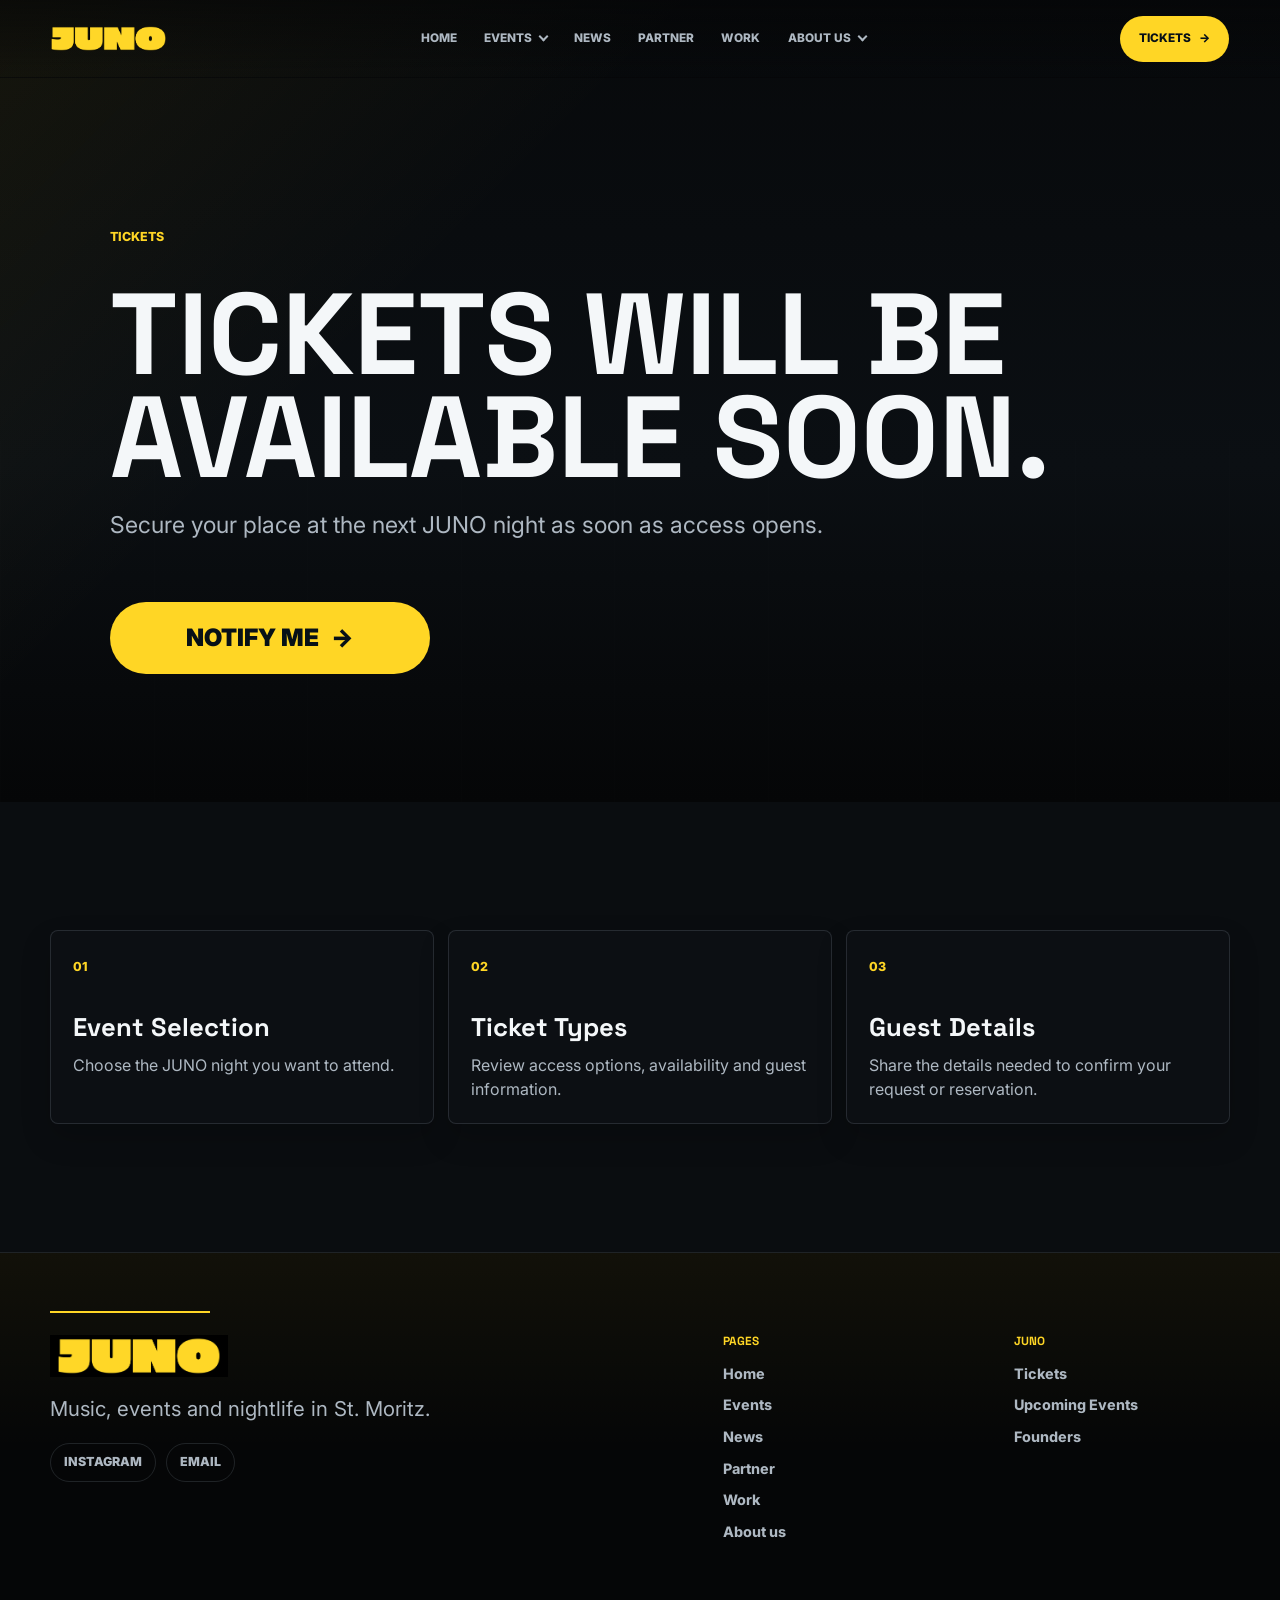
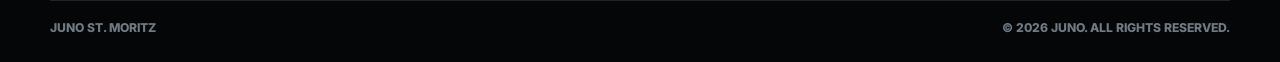
<file: tickets.html>
<!DOCTYPE html>
<html lang="en">
  <head>
    <meta charset="UTF-8" />
    <meta name="viewport" content="width=device-width, initial-scale=1.0" />
    <meta name="description" content="Tickets and guest access for JUNO St. Moritz events." />
    <title>Tickets | JUNO St. Moritz</title>
    <link rel="preconnect" href="https://fonts.googleapis.com" />
    <link rel="preconnect" href="https://fonts.gstatic.com" crossorigin />
    <link href="https://fonts.googleapis.com/css2?family=Inter:wght@400;500;600;700;800&family=Space+Grotesk:wght@600;700&display=swap" rel="stylesheet" />
    <link rel="stylesheet" href="styles/main.css" />
  </head>
  <body data-page="tickets">
    <a class="skip-link" href="#main">Skip to content</a>
    <header class="site-header" data-header>
      <a class="brand" href="index.html" aria-label="JUNO home"><img src="assets/juno-logo-nav.png" alt="JUNO" width="1660" height="390" /></a>
      <button class="nav-toggle" type="button" aria-label="Open navigation" aria-expanded="false" aria-controls="site-nav" data-nav-toggle><span></span><span></span></button>
      <nav id="site-nav" class="site-nav" aria-label="Primary" data-site-nav>
        <a class="nav-link" href="index.html" data-nav-page="home">Home</a>
        <div class="nav-item has-dropdown" data-dropdown><button class="nav-link nav-dropdown-toggle" type="button" aria-expanded="false" aria-controls="events-menu" data-dropdown-toggle>Events <span class="chevron" aria-hidden="true"></span></button><div id="events-menu" class="dropdown-panel events-dropdown" data-dropdown-panel><a href="events.html#upcoming"><span>Upcoming Events</span><small>Discover upcoming JUNO nights.</small></a><a href="events.html#past"><span>Recaps</span><small>Moments from previous events.</small></a><a href="events.html#festivals"><span>Festivals</span><small>Large-format nights and seasonal experiences.</small></a><a href="events.html#private"><span>Private Events</span><small>Custom experiences and private nights.</small></a></div></div>
        <a class="nav-link" href="news.html" data-nav-page="news">News</a><a class="nav-link" href="partner.html" data-nav-page="partner">Partner</a><a class="nav-link" href="work.html" data-nav-page="work">Work</a>
        <div class="nav-item has-dropdown" data-dropdown><button class="nav-link nav-dropdown-toggle" type="button" aria-expanded="false" aria-controls="about-menu" data-dropdown-toggle>About us <span class="chevron" aria-hidden="true"></span></button><div id="about-menu" class="dropdown-panel about-dropdown" data-dropdown-panel><a href="about.html"><span>About us</span><small>Overview page</small></a><a href="about.html#story"><span>Our Story</span><small>Music, people and atmosphere in St. Moritz.</small></a><a href="about.html#gianni"><span>Gianni Bregonzio</span><small>Founder / DJ</small></a><a href="about.html#nannoise"><span>Nannoise</span><small>Founder / DJ</small></a></div></div>
        <a class="mobile-ticket-link" href="tickets.html" data-nav-page="tickets"><span>Tickets</span><span aria-hidden="true">→</span></a>
      </nav>
      <a class="ticket-link" href="tickets.html" data-nav-page="tickets"><span>Tickets</span><span aria-hidden="true">→</span></a>
    </header>
    <main id="main">
      <section class="page-hero ticket-page-hero">
        <div class="container page-hero-layout">
          <p class="eyebrow reveal">Tickets</p>
          <h1 class="page-title reveal">Tickets will be available soon.</h1>
          <p class="page-copy reveal">Secure your place at the next JUNO night as soon as access opens.</p>
          <button class="ticket-cta-large reveal" type="button" data-ticket-modal-trigger><span>Notify me</span><span aria-hidden="true">→</span></button>
        </div>
      </section>
      <section class="section section-tickets">
        <div class="container ticket-info-grid">
          <article class="feature-card reveal"><span>01</span><h3>Event Selection</h3><p>Choose the JUNO night you want to attend.</p></article>
          <article class="feature-card reveal"><span>02</span><h3>Ticket Types</h3><p>Review access options, availability and guest information.</p></article>
          <article class="feature-card reveal"><span>03</span><h3>Guest Details</h3><p>Share the details needed to confirm your request or reservation.</p></article>
        </div>
      </section>
    </main>
    <footer class="site-footer"><div class="container footer-main"><div class="footer-brand"><a class="footer-logo" href="index.html" aria-label="JUNO home"><img src="assets/juno-logo-crop.png" alt="JUNO" width="1660" height="390" /></a><p>Music, events and nightlife in St. Moritz.</p><div class="footer-social" aria-label="Social and contact links"><a href="https://www.instagram.com/junostmoritz/" target="_blank" rel="noreferrer">Instagram</a><a href="mailto:hello@junostmoritz.ch">Email</a></div></div><nav class="footer-column" aria-label="Footer pages"><h2>Pages</h2><a href="index.html">Home</a><a href="events.html">Events</a><a href="news.html">News</a><a href="partner.html">Partner</a><a href="work.html">Work</a><a href="about.html">About us</a></nav><nav class="footer-column" aria-label="Footer JUNO links"><h2>JUNO</h2><a href="tickets.html">Tickets</a><a href="events.html#upcoming">Upcoming Events</a><a href="about.html#gianni">Founders</a></nav></div><div class="container footer-bottom"><span>JUNO St. Moritz</span><span>© 2026 JUNO. All rights reserved.</span></div></footer>
    <dialog class="ticket-modal" data-ticket-modal aria-labelledby="modal-title"><div class="modal-panel"><button class="modal-close" type="button" aria-label="Close modal" data-modal-close>×</button><p class="eyebrow" data-modal-eyebrow>Tickets</p><h2 id="modal-title" data-modal-title>Tickets</h2><p data-modal-text>Tickets will be available soon.</p><button class="btn btn-primary" type="button" data-modal-close>Understood</button></div></dialog>
    <script src="scripts/main.js"></script>
  </body>
</html>
</file>
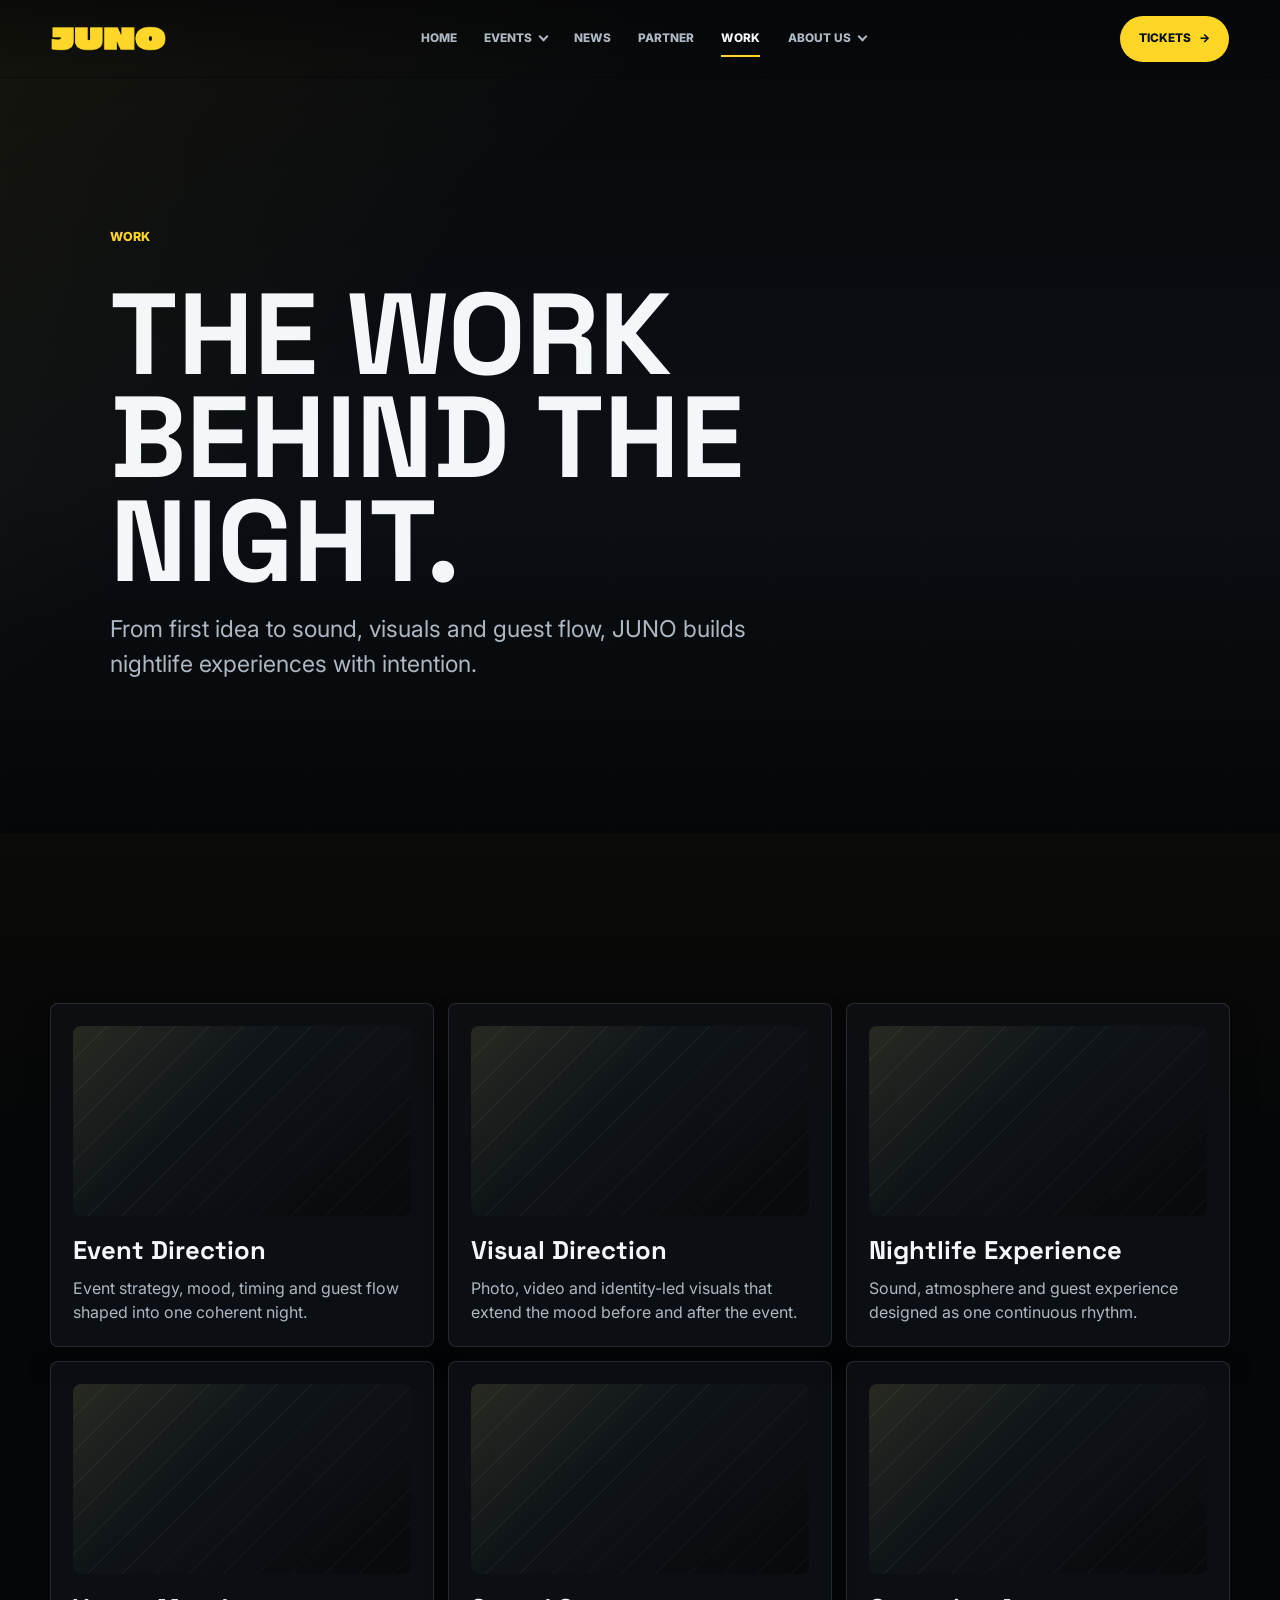
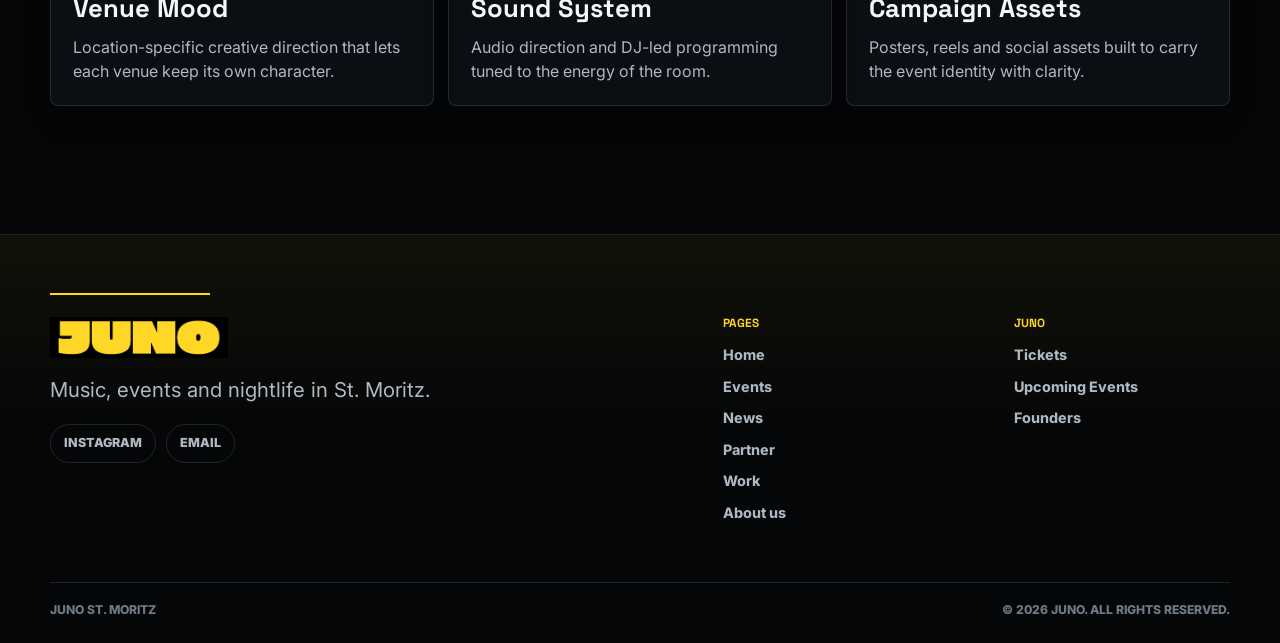
<file: work.html>
<!DOCTYPE html>
<html lang="en">
  <head>
    <meta charset="UTF-8" />
    <meta name="viewport" content="width=device-width, initial-scale=1.0" />
    <meta name="description" content="Selected creative direction, event production and nightlife work by JUNO St. Moritz." />
    <title>Work | JUNO St. Moritz</title>
    <link rel="preconnect" href="https://fonts.googleapis.com" />
    <link rel="preconnect" href="https://fonts.gstatic.com" crossorigin />
    <link href="https://fonts.googleapis.com/css2?family=Inter:wght@400;500;600;700;800&family=Space+Grotesk:wght@600;700&display=swap" rel="stylesheet" />
    <link rel="stylesheet" href="styles/main.css" />
  </head>
  <body data-page="work">
    <a class="skip-link" href="#main">Skip to content</a>
    <header class="site-header" data-header>
      <a class="brand" href="index.html" aria-label="JUNO home"><img src="assets/juno-logo-nav.png" alt="JUNO" width="1660" height="390" /></a>
      <button class="nav-toggle" type="button" aria-label="Open navigation" aria-expanded="false" aria-controls="site-nav" data-nav-toggle><span></span><span></span></button>
      <nav id="site-nav" class="site-nav" aria-label="Primary" data-site-nav>
        <a class="nav-link" href="index.html" data-nav-page="home">Home</a>
        <div class="nav-item has-dropdown" data-dropdown><button class="nav-link nav-dropdown-toggle" type="button" aria-expanded="false" aria-controls="events-menu" data-dropdown-toggle>Events <span class="chevron" aria-hidden="true"></span></button><div id="events-menu" class="dropdown-panel events-dropdown" data-dropdown-panel><a href="events.html#upcoming"><span>Upcoming Events</span><small>Discover upcoming JUNO nights.</small></a><a href="events.html#past"><span>Recaps</span><small>Moments from previous events.</small></a><a href="events.html#festivals"><span>Festivals</span><small>Large-format nights and seasonal experiences.</small></a><a href="events.html#private"><span>Private Events</span><small>Custom experiences and private nights.</small></a></div></div>
        <a class="nav-link" href="news.html" data-nav-page="news">News</a><a class="nav-link" href="partner.html" data-nav-page="partner">Partner</a><a class="nav-link" href="work.html" data-nav-page="work">Work</a>
        <div class="nav-item has-dropdown" data-dropdown><button class="nav-link nav-dropdown-toggle" type="button" aria-expanded="false" aria-controls="about-menu" data-dropdown-toggle>About us <span class="chevron" aria-hidden="true"></span></button><div id="about-menu" class="dropdown-panel about-dropdown" data-dropdown-panel><a href="about.html"><span>About us</span><small>Overview page</small></a><a href="about.html#story"><span>Our Story</span><small>Music, people and atmosphere in St. Moritz.</small></a><a href="about.html#gianni"><span>Gianni Bregonzio</span><small>Founder / DJ</small></a><a href="about.html#nannoise"><span>Nannoise</span><small>Founder / DJ</small></a></div></div>
        <a class="mobile-ticket-link" href="tickets.html" data-nav-page="tickets"><span>Tickets</span><span aria-hidden="true">→</span></a>
      </nav>
      <a class="ticket-link" href="tickets.html" data-nav-page="tickets"><span>Tickets</span><span aria-hidden="true">→</span></a>
    </header>
    <main id="main">
      <section class="page-hero"><div class="container page-hero-layout"><p class="eyebrow reveal">Work</p><h1 class="page-title reveal">The work behind the night.</h1><p class="page-copy reveal">From first idea to sound, visuals and guest flow, JUNO builds nightlife experiences with intention.</p></div></section>
      <section class="section section-work">
        <div class="container">
          <div class="work-grid work-grid-large">
            <article class="work-card reveal"><div class="work-visual"></div><h3>Event Direction</h3><p>Event strategy, mood, timing and guest flow shaped into one coherent night.</p></article>
            <article class="work-card reveal"><div class="work-visual"></div><h3>Visual Direction</h3><p>Photo, video and identity-led visuals that extend the mood before and after the event.</p></article>
            <article class="work-card reveal"><div class="work-visual"></div><h3>Nightlife Experience</h3><p>Sound, atmosphere and guest experience designed as one continuous rhythm.</p></article>
            <article class="work-card reveal"><div class="work-visual"></div><h3>Venue Mood</h3><p>Location-specific creative direction that lets each venue keep its own character.</p></article>
            <article class="work-card reveal"><div class="work-visual"></div><h3>Sound System</h3><p>Audio direction and DJ-led programming tuned to the energy of the room.</p></article>
            <article class="work-card reveal"><div class="work-visual"></div><h3>Campaign Assets</h3><p>Posters, reels and social assets built to carry the event identity with clarity.</p></article>
          </div>
        </div>
      </section>
    </main>
    <footer class="site-footer"><div class="container footer-main"><div class="footer-brand"><a class="footer-logo" href="index.html" aria-label="JUNO home"><img src="assets/juno-logo-crop.png" alt="JUNO" width="1660" height="390" /></a><p>Music, events and nightlife in St. Moritz.</p><div class="footer-social" aria-label="Social and contact links"><a href="https://www.instagram.com/junostmoritz/" target="_blank" rel="noreferrer">Instagram</a><a href="mailto:hello@junostmoritz.ch">Email</a></div></div><nav class="footer-column" aria-label="Footer pages"><h2>Pages</h2><a href="index.html">Home</a><a href="events.html">Events</a><a href="news.html">News</a><a href="partner.html">Partner</a><a href="work.html">Work</a><a href="about.html">About us</a></nav><nav class="footer-column" aria-label="Footer JUNO links"><h2>JUNO</h2><a href="tickets.html">Tickets</a><a href="events.html#upcoming">Upcoming Events</a><a href="about.html#gianni">Founders</a></nav></div><div class="container footer-bottom"><span>JUNO St. Moritz</span><span>© 2026 JUNO. All rights reserved.</span></div></footer>
    <dialog class="ticket-modal" data-ticket-modal aria-labelledby="modal-title"><div class="modal-panel"><button class="modal-close" type="button" aria-label="Close modal" data-modal-close>×</button><p class="eyebrow" data-modal-eyebrow>Tickets</p><h2 id="modal-title" data-modal-title>Tickets</h2><p data-modal-text>Tickets will be available soon.</p><button class="btn btn-primary" type="button" data-modal-close>Understood</button></div></dialog>
    <script src="scripts/main.js"></script>
  </body>
</html>
</file>
<file: styles/main.css>
:root {
  --bg: #050607;
  --bg-soft: #0a0d10;
  --surface: #101419;
  --surface-2: #151a20;
  --text: #f4f7f9;
  --muted: #aeb8c2;
  --dim: #6f7a84;
  --line: rgba(210, 232, 247, 0.13);
  --line-strong: rgba(210, 232, 247, 0.26);
  --accent: #ffd625;
  --accent-soft: rgba(255, 214, 37, 0.14);
  --ice: #9fd8ff;
  --shadow: 0 18px 42px rgba(0, 0, 0, 0.28);
  --radius: 8px;
  --container: 1180px;
  --header-height: 78px;
}

* {
  box-sizing: border-box;
}

html {
  scroll-behavior: smooth;
}

body {
  margin: 0;
  min-height: 100vh;
  overflow-x: hidden;
  background: var(--bg);
  color: var(--text);
  font-family: "Inter", system-ui, -apple-system, BlinkMacSystemFont, "Segoe UI", sans-serif;
  line-height: 1.5;
}

body::before {
  content: "";
  position: fixed;
  inset: 0;
  z-index: 20;
  pointer-events: none;
  opacity: 0.06;
  background-image:
    linear-gradient(rgba(255, 255, 255, 0.03) 1px, transparent 1px),
    linear-gradient(90deg, rgba(255, 255, 255, 0.024) 1px, transparent 1px);
  background-size: 52px 52px;
  mask-image: linear-gradient(to bottom, black, transparent 80%);
}

img,
video {
  display: block;
  max-width: 100%;
}

a {
  color: inherit;
}

button,
input,
textarea {
  font: inherit;
}

button {
  cursor: pointer;
}

:focus-visible {
  outline: 2px solid var(--ice);
  outline-offset: 4px;
}

.skip-link {
  position: fixed;
  left: 16px;
  top: 16px;
  z-index: 100;
  transform: translateY(-140%);
  border-radius: var(--radius);
  background: var(--text);
  color: #050505;
  padding: 10px 14px;
  text-decoration: none;
}

.skip-link:focus {
  transform: translateY(0);
}

.container {
  width: min(var(--container), calc(100% - 40px));
  margin-inline: auto;
}

.sr-only {
  position: absolute;
  width: 1px;
  height: 1px;
  overflow: hidden;
  clip: rect(0, 0, 0, 0);
  white-space: nowrap;
}

.site-header {
  position: fixed;
  inset: 0 0 auto 0;
  z-index: 50;
  height: var(--header-height);
  display: flex;
  align-items: center;
  justify-content: flex-start;
  gap: clamp(18px, 3vw, 42px);
  padding: 0 clamp(16px, 4vw, 54px);
  border-bottom: 1px solid transparent;
  background: linear-gradient(180deg, rgba(5, 6, 7, 0.62), transparent);
  transition: background-color 180ms ease, border-color 180ms ease, backdrop-filter 180ms ease;
}

.site-header.is-scrolled,
.site-header.is-open {
  border-color: var(--line);
  background: rgba(5, 6, 7, 0.9);
  backdrop-filter: blur(16px);
}

.brand {
  position: relative;
  z-index: 54;
  display: inline-flex;
  align-items: center;
  flex: 0 0 auto;
  width: clamp(92px, 9vw, 132px);
  min-height: 46px;
  text-decoration: none;
}

.brand img {
  width: 100%;
  height: 52px;
  object-fit: contain;
}

.site-nav {
  display: flex;
  align-items: center;
  gap: clamp(12px, 1.5vw, 24px);
  margin-inline: auto;
}

.nav-link,
.ticket-link {
  position: relative;
  display: inline-flex;
  align-items: center;
  gap: 8px;
  min-height: 44px;
  border: 0;
  background: transparent;
  color: var(--muted);
  font-size: clamp(0.74rem, 0.9vw, 0.86rem);
  font-weight: 800;
  letter-spacing: 0;
  padding: 0 4px;
  text-decoration: none;
  text-transform: uppercase;
  transition: color 180ms ease, transform 180ms ease;
}

.nav-link::after {
  content: "";
  position: absolute;
  left: 4px;
  right: 4px;
  bottom: 4px;
  height: 2px;
  background: var(--accent);
  transform: scaleX(0);
  transform-origin: left;
  transition: transform 180ms ease;
}

.nav-link:hover,
.nav-link:focus-visible,
.nav-link.is-active,
.has-dropdown.is-open > .nav-dropdown-toggle,
.ticket-link:hover,
.ticket-link:focus-visible {
  color: var(--text);
}

.nav-link:hover::after,
.nav-link:focus-visible::after,
.nav-link.is-active::after,
.has-dropdown.is-open > .nav-dropdown-toggle::after {
  transform: scaleX(1);
}

.nav-item {
  position: relative;
}

.has-dropdown::after {
  content: "";
  position: absolute;
  left: -12px;
  right: -12px;
  top: 100%;
  height: 22px;
  z-index: 1;
}

.chevron {
  width: 7px;
  height: 7px;
  border-right: 2px solid currentColor;
  border-bottom: 2px solid currentColor;
  transform: translateY(-2px) rotate(45deg);
  transition: transform 180ms ease;
}

.has-dropdown.is-open .chevron,
.has-dropdown:hover .chevron {
  transform: translateY(1px) rotate(225deg);
}

.dropdown-panel {
  position: absolute;
  z-index: 2;
  left: 50%;
  top: calc(100% + 12px);
  width: min(360px, calc(100vw - 32px));
  display: grid;
  gap: 8px;
  border: 1px solid var(--line);
  border-radius: var(--radius);
  background: rgba(9, 12, 15, 0.94);
  box-shadow: 0 18px 34px rgba(0, 0, 0, 0.28);
  padding: 10px;
  opacity: 0;
  pointer-events: none;
  transform: translate(-50%, 8px);
  backdrop-filter: blur(18px);
  transition: opacity 180ms ease, transform 180ms ease;
}

.about-dropdown {
  width: min(430px, calc(100vw - 32px));
}

.has-dropdown:hover .dropdown-panel,
.has-dropdown.is-open .dropdown-panel,
.nav-dropdown-toggle:focus-visible + .dropdown-panel {
  opacity: 1;
  pointer-events: auto;
  transform: translate(-50%, 0);
}

.dropdown-panel a {
  display: grid;
  gap: 3px;
  border: 1px solid transparent;
  border-radius: var(--radius);
  color: var(--text);
  padding: 14px;
  text-decoration: none;
  transition: background-color 180ms ease, border-color 180ms ease, transform 180ms ease;
}

.dropdown-panel a:hover,
.dropdown-panel a:focus-visible {
  border-color: rgba(255, 214, 37, 0.32);
  background: rgba(255, 214, 37, 0.07);
  transform: translateX(2px);
}

.dropdown-panel span {
  font-size: 0.9rem;
  font-weight: 900;
  text-transform: uppercase;
}

.dropdown-panel small {
  color: var(--muted);
  font-size: 0.78rem;
  line-height: 1.35;
}

.ticket-link,
.ticket-cta-large,
.mobile-ticket-link {
  flex: 0 0 auto;
  min-height: 46px;
  overflow: hidden;
  border: 1px solid rgba(255, 214, 37, 0.8);
  border-radius: 999px;
  background: #ffd625;
  color: #071017;
  padding: 0 18px;
  box-shadow: none;
  isolation: isolate;
  text-decoration: none;
}

.ticket-link {
  margin-left: 0;
}

.ticket-link::before,
.ticket-cta-large::before,
.mobile-ticket-link::before {
  content: "";
  position: absolute;
  inset: 0;
  z-index: -1;
  background: linear-gradient(110deg, transparent 0%, rgba(255, 255, 255, 0.55) 42%, transparent 64%);
  transform: translateX(-125%);
  transition: transform 520ms ease;
}

.ticket-link:hover,
.ticket-link:focus-visible,
.ticket-cta-large:hover,
.ticket-cta-large:focus-visible,
.mobile-ticket-link:hover,
.mobile-ticket-link:focus-visible {
  color: #071017;
  transform: translateY(-2px);
  box-shadow: 0 8px 22px rgba(255, 214, 37, 0.12);
}

.ticket-link:hover::before,
.ticket-link:focus-visible::before,
.ticket-cta-large:hover::before,
.ticket-cta-large:focus-visible::before,
.mobile-ticket-link:hover::before,
.mobile-ticket-link:focus-visible::before {
  transform: translateX(125%);
}

.ticket-link span:last-child,
.ticket-cta-large span:last-child,
.mobile-ticket-link span:last-child {
  transition: transform 180ms ease;
}

.ticket-link:hover span:last-child,
.ticket-link:focus-visible span:last-child,
.ticket-cta-large:hover span:last-child,
.ticket-cta-large:focus-visible span:last-child,
.mobile-ticket-link:hover span:last-child,
.mobile-ticket-link:focus-visible span:last-child {
  transform: translateX(4px);
}

.mobile-ticket-link {
  position: relative;
  display: none;
  align-items: center;
  justify-content: center;
  gap: 10px;
  width: 100%;
  margin-top: 12px;
  font-weight: 900;
  text-transform: uppercase;
}

.nav-toggle {
  display: none;
  width: 42px;
  height: 42px;
  place-items: center;
  border: 1px solid var(--line);
  border-radius: 50%;
  background: rgba(255, 214, 37, 0.04);
  color: var(--text);
}

.nav-toggle span {
  display: block;
  width: 18px;
  height: 2px;
  background: currentColor;
  transition: transform 180ms ease;
}

.nav-toggle span + span {
  margin-top: 5px;
}

.nav-toggle[aria-expanded="true"] span:first-child {
  transform: translateY(3.5px) rotate(45deg);
}

.nav-toggle[aria-expanded="true"] span:last-child {
  transform: translateY(-3.5px) rotate(-45deg);
}

.section {
  position: relative;
  padding: clamp(84px, 10vw, 132px) 0;
}

.section-dark {
  background: var(--bg);
}

.hero {
  min-height: 100svh;
  display: grid;
  align-items: center;
  position: relative;
  overflow: hidden;
  padding-top: var(--header-height);
}

.page-hero {
  position: relative;
  overflow: hidden;
  padding: calc(var(--header-height) + clamp(82px, 12vw, 150px)) 0 clamp(72px, 10vw, 132px);
  background:
    linear-gradient(135deg, rgba(255, 214, 37, 0.055), transparent 34%),
    linear-gradient(180deg, #07090b, #0b0f13 58%, #050607);
}

.page-hero::after {
  content: "";
  position: absolute;
  inset: auto 0 0 0;
  height: 45%;
  background: repeating-linear-gradient(90deg, rgba(255, 255, 255, 0.06) 0 1px, transparent 1px 12vw);
  opacity: 0.08;
  pointer-events: none;
}

.page-hero-layout {
  position: relative;
  z-index: 1;
  display: grid;
  gap: 18px;
  max-width: 1060px;
}

.page-title {
  max-width: 980px;
  margin: 0;
  font-size: clamp(3.2rem, 9vw, 8.8rem);
  font-weight: 700;
  line-height: 0.9;
  text-transform: uppercase;
}

.page-copy {
  max-width: 720px;
  color: var(--muted);
  font-size: clamp(1.05rem, 2vw, 1.45rem);
}

.ticket-page-hero .ticket-cta-large {
  margin-top: 18px;
  width: fit-content;
}

.hero-video {
  position: absolute;
  inset: 0;
  width: 100%;
  height: 100%;
  object-fit: cover;
  opacity: 1;
  filter: contrast(1.04) brightness(0.86) saturate(1.02);
}

.hero-noise {
  position: absolute;
  inset: 0;
  background:
    linear-gradient(180deg, rgba(4, 6, 8, 0.58), rgba(4, 6, 8, 0.24) 42%, rgba(4, 6, 8, 0.76) 100%),
    linear-gradient(90deg, rgba(5, 6, 7, 0.34), transparent 48%, rgba(5, 6, 7, 0.34));
}

.hero-content {
  position: relative;
  z-index: 2;
  display: grid;
  justify-items: center;
  max-width: 1160px;
  align-content: center;
  min-height: calc(100svh - var(--header-height));
  padding-block: clamp(74px, 11vh, 126px);
  text-align: center;
}

.eyebrow {
  margin: 0 0 18px;
  color: var(--accent);
  font-size: 0.78rem;
  font-weight: 800;
  letter-spacing: 0;
  text-transform: uppercase;
}

.hero .eyebrow {
  color: var(--text);
  font-size: clamp(0.72rem, 1.05vw, 0.98rem);
}

h1,
h2,
h3,
p {
  margin-top: 0;
}

h1,
h2,
h3 {
  font-family: "Space Grotesk", "Inter", sans-serif;
  line-height: 0.96;
  letter-spacing: 0;
}

.hero-logo {
  margin: 0 auto;
  color: var(--accent);
  font-family: "Space Grotesk", "Inter", sans-serif;
  font-size: clamp(5.8rem, 19vw, 16rem);
  font-weight: 700;
  line-height: 0.78;
  letter-spacing: 0;
  filter: drop-shadow(0 16px 34px rgba(0, 0, 0, 0.5));
}

h2 {
  margin-bottom: 22px;
  font-size: clamp(2.2rem, 5.6vw, 5.2rem);
  font-weight: 700;
}

h3 {
  font-size: 1.12rem;
  font-weight: 700;
}

.btn {
  display: inline-flex;
  align-items: center;
  justify-content: center;
  min-height: 48px;
  border: 1px solid var(--line-strong);
  border-radius: 999px;
  background: transparent;
  color: var(--text);
  padding: 0 20px;
  font-weight: 800;
  text-decoration: none;
  transition: transform 180ms ease, border-color 180ms ease, background-color 180ms ease, color 180ms ease, box-shadow 180ms ease;
}

.hero-ticket {
  display: inline-flex;
  align-items: center;
  justify-content: center;
  min-height: clamp(40px, 5.6vw, 58px);
  margin-bottom: clamp(26px, 5vw, 52px);
  border: 1px solid rgba(255, 214, 37, 0.8);
  border-radius: 999px;
  background: rgba(255, 214, 37, 0.96);
  color: #071017;
  padding: 0 clamp(24px, 3vw, 38px);
  font-weight: 900;
  text-decoration: none;
  text-transform: uppercase;
  box-shadow: none;
  transition: transform 180ms ease, box-shadow 180ms ease;
}

.hero-ticket:hover,
.hero-ticket:focus-visible {
  transform: translateY(-2px);
  box-shadow: 0 8px 22px rgba(255, 214, 37, 0.14);
}

.hero .reveal {
  opacity: 1;
  transform: none;
}

.btn:hover,
.btn:focus-visible {
  transform: translateY(-2px);
  border-color: rgba(255, 214, 37, 0.42);
}

.btn-primary {
  border-color: var(--accent);
  background: #ffd625;
  color: #071017;
  box-shadow: none;
}

.btn-primary:hover,
.btn-primary:focus-visible {
  box-shadow: 0 8px 22px rgba(255, 214, 37, 0.12);
}

.btn-secondary {
  background: rgba(255, 214, 37, 0.04);
}

.split-layout,
.contact-layout,
.experience-layout {
  display: grid;
  grid-template-columns: minmax(0, 0.92fr) minmax(0, 1.08fr);
  gap: clamp(36px, 7vw, 96px);
  align-items: start;
}

.section-heading {
  max-width: 720px;
}

.section-heading p:not(.eyebrow) {
  max-width: 620px;
  color: var(--muted);
  font-size: 1.04rem;
}

.about-copy > p {
  margin-bottom: 28px;
  color: var(--text);
  font-size: clamp(1.25rem, 2.35vw, 2rem);
  line-height: 1.25;
}

.story-quote-section {
  position: relative;
  min-height: clamp(620px, 76vw, 860px);
  display: grid;
  align-items: end;
  overflow: hidden;
  padding: clamp(92px, 12vw, 150px) 0;
  background: #050607;
}

.story-quote-section::after {
  content: "";
  position: absolute;
  inset: 0;
  background: repeating-linear-gradient(90deg, rgba(255, 255, 255, 0.05) 0 1px, transparent 1px 18px);
  opacity: 0.12;
  pointer-events: none;
}

.story-quote-layout {
  position: relative;
  z-index: 1;
}

.story-quote {
  max-width: 1120px;
}

.story-quote p {
  margin: 0;
  color: var(--text);
  font-family: "Space Grotesk", Inter, sans-serif;
  font-size: clamp(2.25rem, 5.6vw, 6.4rem);
  font-weight: 700;
  line-height: 1;
  text-transform: uppercase;
}

.story-quote p span {
  color: var(--accent);
}

.story-quote footer {
  margin-top: clamp(28px, 4vw, 46px);
  color: var(--accent);
  font-size: clamp(0.82rem, 1vw, 1rem);
  font-weight: 900;
  letter-spacing: 0;
  text-transform: uppercase;
}

.story-quote footer::before {
  content: "Quote by ";
  color: var(--muted);
}

.owner-grid,
.benefit-grid {
  display: grid;
  grid-template-columns: repeat(2, minmax(0, 1fr));
  gap: 14px;
}

.owner-card,
.founder-card,
.event-card,
.feature-card,
.work-card,
.benefit-card,
.contact-form,
.gallery-card {
  border: 1px solid var(--line);
  border-radius: var(--radius);
  background: rgba(14, 17, 21, 0.82);
  box-shadow: 0 14px 30px rgba(0, 0, 0, 0.18);
}

.owner-card,
.founder-card,
.feature-card,
.work-card,
.benefit-card {
  min-height: 178px;
  padding: 22px;
}

.owner-card p,
.founder-card p,
.feature-card p,
.work-card p,
.benefit-card p {
  margin-bottom: 0;
  color: var(--muted);
}

.owner-index,
.feature-card span,
.benefit-card span {
  display: inline-flex;
  margin-bottom: 38px;
  color: var(--accent);
  font-size: 0.78rem;
  font-weight: 800;
}

.content-grid,
.work-grid {
  display: grid;
  gap: 14px;
  margin-top: 42px;
}

.news-layout {
  display: grid;
  gap: clamp(42px, 6vw, 78px);
}

.news-feature {
  position: relative;
  width: 100vw;
  margin-left: calc(50% - 50vw);
  min-height: clamp(520px, 62vw, 760px);
  display: flex;
  flex-direction: column;
  justify-content: flex-end;
  overflow: hidden;
  background:
    linear-gradient(180deg, #050607 0%, rgba(5, 6, 7, 0.08) 22%, rgba(5, 6, 7, 0.1) 64%, #050607 100%),
    linear-gradient(135deg, rgba(255, 214, 37, 0.14), transparent 42%),
    linear-gradient(145deg, #1a2026, #07090b);
  padding: clamp(28px, 5vw, 64px) max(clamp(28px, 5vw, 64px), calc((100vw - var(--container)) / 2));
}

.news-feature::after {
  content: "";
  position: absolute;
  inset: 0;
  background: repeating-linear-gradient(135deg, rgba(255, 255, 255, 0.05) 0 1px, transparent 1px 26px);
  opacity: 0.36;
  pointer-events: none;
}

.news-feature > * {
  position: relative;
  z-index: 1;
}

.news-feature span {
  color: var(--accent);
  font-size: 0.8rem;
  font-weight: 900;
  text-transform: uppercase;
}

.news-feature p {
  max-width: 520px;
  color: var(--muted);
}

.news-points {
  display: grid;
}

.news-point {
  display: grid;
  grid-template-columns: minmax(48px, 0.18fr) minmax(180px, 0.8fr) minmax(0, 1fr);
  gap: clamp(18px, 3vw, 44px);
  align-items: start;
  padding: 28px 0;
  position: relative;
  color: inherit;
  text-decoration: none;
  transition: color 180ms ease, transform 180ms ease;
}

.news-point + .news-point::before {
  content: "";
  position: absolute;
  left: 0;
  top: 0;
  width: min(720px, 74%);
  height: 1px;
  background: rgba(255, 255, 255, 0.22);
}

.news-point span {
  color: var(--accent);
  font-size: 0.78rem;
  font-weight: 900;
}

.news-point h3 {
  margin: 0;
  font-size: clamp(1.45rem, 2.8vw, 3rem);
  line-height: 0.98;
  text-transform: uppercase;
}

.news-point p {
  margin: 0;
  color: var(--muted);
  line-height: 1.65;
  transition: color 180ms ease;
}

.news-point:hover,
.news-point:focus-visible {
  color: var(--accent);
  transform: translateX(8px);
}

.news-point:hover p,
.news-point:focus-visible p {
  color: var(--text);
}

.partner-notes {
  margin-top: 14px;
}

.work-grid-large {
  grid-template-columns: repeat(3, minmax(0, 1fr));
}

.founder-grid-large .founder-card {
  min-height: 0;
}

.muted-large {
  color: var(--muted) !important;
  font-size: 1rem !important;
}

.ticket-info-grid {
  display: grid;
  grid-template-columns: repeat(3, minmax(0, 1fr));
  gap: 14px;
}

.three-grid,
.work-grid {
  grid-template-columns: repeat(3, minmax(0, 1fr));
}

.feature-card,
.work-card {
  transition: transform 180ms ease, border-color 180ms ease;
}

.feature-card:hover,
.work-card:hover {
  transform: translateY(-2px);
  border-color: rgba(255, 214, 37, 0.34);
}

.feature-card h3,
.work-card h3 {
  margin-bottom: 14px;
  font-size: clamp(1.25rem, 2vw, 1.8rem);
}

.section-news,
.section-work {
  background:
    linear-gradient(180deg, rgba(255, 214, 37, 0.025), transparent 30%),
    #050607;
}

.section-partner,
.section-tickets {
  background: var(--bg-soft);
}

.partner-grid {
  display: grid;
  grid-template-columns: repeat(6, minmax(0, 1fr));
  gap: 12px;
  margin-top: 42px;
}

.partner-grid div {
  min-height: 116px;
  display: grid;
  place-items: center;
  border: 1px solid var(--line);
  border-radius: var(--radius);
  background: rgba(255, 214, 37, 0.025);
  color: var(--dim);
  font-size: 0.78rem;
  font-weight: 900;
  text-transform: uppercase;
}

.work-visual,
.founder-photo {
  position: relative;
  min-height: 190px;
  margin-bottom: 22px;
  border-radius: var(--radius);
  overflow: hidden;
  background:
    linear-gradient(135deg, rgba(255, 214, 37, 0.08), transparent 40%),
    linear-gradient(145deg, #151b21, #07090b);
}

.work-visual::after,
.founder-photo::after {
  content: "";
  position: absolute;
  inset: 0;
  background: repeating-linear-gradient(135deg, rgba(255, 255, 255, 0.045) 0 1px, transparent 1px 24px);
}

.founder-grid {
  display: grid;
  grid-template-columns: repeat(2, minmax(0, 1fr));
  gap: clamp(22px, 4vw, 56px);
}

.founder-grid .founder-card {
  min-height: 0;
  padding: 0;
  border: 0;
  border-radius: 0;
  background: transparent;
  box-shadow: none;
}

.founder-grid .founder-photo {
  min-height: clamp(420px, 48vw, 680px);
  margin-bottom: 28px;
}

.founder-grid .founder-card h3 {
  margin-bottom: 8px;
  font-size: clamp(2rem, 4vw, 4.75rem);
  line-height: 0.95;
  text-transform: uppercase;
}

.founder-grid .founder-card p {
  max-width: 560px;
  font-size: 1rem;
  line-height: 1.65;
}

.founder-grid .founder-card:first-child {
  text-align: left;
}

.founder-grid .founder-card:last-child {
  text-align: right;
}

.founder-grid .founder-card:last-child p {
  margin-left: auto;
}

.founder-role {
  color: var(--accent) !important;
  font-weight: 900;
  margin-bottom: 10px !important;
  text-transform: uppercase;
}

.tickets-layout {
  display: grid;
  grid-template-columns: minmax(0, 1fr) auto;
  gap: clamp(28px, 6vw, 80px);
  align-items: center;
}

.ticket-cta-large {
  position: relative;
  display: inline-flex;
  align-items: center;
  justify-content: center;
  gap: 12px;
  min-width: min(320px, 100%);
  min-height: 72px;
  border: 0;
  font-size: clamp(1.1rem, 2vw, 1.5rem);
  font-weight: 900;
  text-transform: uppercase;
}

.section-events {
  background:
    linear-gradient(180deg, rgba(255, 214, 37, 0.035), transparent 26%),
    var(--bg-soft);
}

.events-grid {
  display: grid;
  grid-template-columns: repeat(5, minmax(220px, 1fr));
  gap: 14px;
  margin-top: 42px;
  overflow-x: auto;
  padding-bottom: 8px;
}

.event-card {
  min-height: 384px;
  display: flex;
  flex-direction: column;
  padding: 22px;
  transition: transform 180ms ease, border-color 180ms ease, background-color 180ms ease;
}

.event-card:hover {
  transform: translateY(-2px);
  border-color: rgba(255, 214, 37, 0.34);
}

.event-badge {
  align-self: flex-start;
  margin-bottom: 28px;
  border: 1px solid rgba(255, 214, 37, 0.34);
  border-radius: 999px;
  color: var(--accent);
  padding: 6px 9px;
  font-size: 0.72rem;
  font-weight: 800;
  text-transform: uppercase;
}

.event-meta {
  display: grid;
  gap: 4px;
  margin-bottom: 18px;
  color: var(--muted);
  font-size: 0.82rem;
  font-weight: 700;
}

.event-card p {
  margin-bottom: 28px;
  color: var(--muted);
}

.event-card .btn {
  width: 100%;
  margin-top: auto;
}

.section-gallery {
  overflow: hidden;
}

.gallery-grid {
  display: grid;
  grid-template-columns: 1.15fr 0.85fr 0.85fr;
  grid-auto-rows: minmax(210px, auto);
  gap: 14px;
  margin-top: 42px;
}

.gallery-card {
  min-height: 252px;
  margin: 0;
  overflow: hidden;
}

.gallery-trigger {
  width: 100%;
  height: 100%;
  display: block;
  border: 0;
  background: transparent;
  color: inherit;
  padding: 0;
  text-align: left;
}

.gallery-card-wide {
  grid-column: span 2;
}

.gallery-card-tall {
  grid-row: span 2;
}

.gallery-art {
  position: relative;
  min-height: 252px;
  height: 100%;
  overflow: hidden;
}

.gallery-art::before {
  content: "";
  position: absolute;
  inset: 12%;
  border: 1px solid rgba(255, 214, 37, 0.1);
  transform: none;
}

.gallery-art::after {
  content: "";
  position: absolute;
  inset: 0;
  background:
    linear-gradient(180deg, transparent 35%, rgba(0, 0, 0, 0.82)),
    repeating-linear-gradient(135deg, rgba(255, 255, 255, 0.04) 0 1px, transparent 1px 24px);
}

.gallery-hover-copy {
  position: absolute;
  left: 18px;
  bottom: 18px;
  z-index: 1;
  max-width: min(300px, calc(100% - 36px));
  color: var(--text);
  opacity: 0;
  transform: translateY(8px);
  transition: opacity 180ms ease, transform 180ms ease;
}

.gallery-hover-copy strong,
.gallery-hover-copy small {
  display: block;
}

.gallery-hover-copy strong {
  font-size: clamp(1rem, 1.8vw, 1.45rem);
  font-weight: 900;
  line-height: 1.05;
  text-transform: uppercase;
}

.gallery-hover-copy small {
  margin-top: 8px;
  color: var(--muted);
  font-size: 0.78rem;
  font-weight: 800;
  text-transform: uppercase;
}

.gallery-trigger:hover .gallery-hover-copy,
.gallery-trigger:focus-visible .gallery-hover-copy {
  opacity: 1;
  transform: translateY(0);
}

.gallery-trigger:hover .gallery-art::after,
.gallery-trigger:focus-visible .gallery-art::after {
  background:
    linear-gradient(180deg, transparent 18%, rgba(0, 0, 0, 0.9)),
    repeating-linear-gradient(135deg, rgba(255, 255, 255, 0.06) 0 1px, transparent 1px 24px);
}

.gallery-art-1 {
  background:
    linear-gradient(135deg, rgba(255, 214, 37, 0.18), transparent 38%),
    linear-gradient(135deg, #151b21, #07090b 72%);
}

.gallery-art-2 {
  background:
    linear-gradient(150deg, rgba(120, 180, 220, 0.18), transparent 36%),
    linear-gradient(150deg, #090b0d, #141b21);
}

.gallery-art-3 {
  background:
    linear-gradient(130deg, rgba(220, 236, 255, 0.14), transparent 38%),
    linear-gradient(180deg, #0f1416, #050607);
}

.gallery-art-4 {
  background:
    linear-gradient(180deg, rgba(255, 214, 37, 0.14), transparent 36%),
    linear-gradient(180deg, #0b0f13, #050607);
}

.gallery-art-5 {
  background:
    linear-gradient(90deg, rgba(255, 214, 37, 0.12), transparent 42%),
    linear-gradient(145deg, #12171c, #050607);
}

.gallery-art-6 {
  background:
    linear-gradient(135deg, rgba(220, 236, 255, 0.12), transparent 38%),
    linear-gradient(180deg, #151a20, #050607);
}

.gallery-card figcaption {
  padding: 14px 16px 16px;
  color: var(--muted);
  font-size: 0.8rem;
  font-weight: 800;
  text-transform: uppercase;
}

.benefit-grid {
  grid-template-columns: repeat(2, minmax(0, 1fr));
}

.benefit-card {
  transition: transform 180ms ease, border-color 180ms ease;
}

.benefit-card:hover {
  transform: translateY(-2px);
  border-color: var(--line-strong);
}

.benefit-card h3 {
  max-width: 260px;
  margin-bottom: 12px;
  font-size: clamp(1.25rem, 2vw, 1.8rem);
}

.section-contact {
  background:
    linear-gradient(180deg, rgba(255, 214, 37, 0.035), transparent 30%),
    #050607;
}

.contact-layout {
  grid-template-columns: minmax(0, 0.86fr) minmax(300px, 0.74fr);
}

.contact-form {
  display: grid;
  gap: 10px;
  padding: clamp(20px, 4vw, 32px);
}

.contact-form label {
  color: var(--muted);
  font-size: 0.82rem;
  font-weight: 800;
  text-transform: uppercase;
}

.contact-form input,
.contact-form textarea {
  width: 100%;
  border: 1px solid var(--line);
  border-radius: var(--radius);
  background: rgba(255, 255, 255, 0.045);
  color: var(--text);
  padding: 13px 14px;
  resize: vertical;
}

.contact-form input:focus,
.contact-form textarea:focus {
  border-color: var(--ice);
  outline: none;
}

.contact-form .btn {
  width: fit-content;
  margin-top: 12px;
}

.form-status {
  min-height: 24px;
  margin: 2px 0 0;
  color: var(--accent);
  font-weight: 800;
}

.site-footer {
  border-top: 1px solid var(--line);
  background:
    linear-gradient(180deg, rgba(255, 214, 37, 0.052), transparent 48%),
    #050607;
  color: var(--muted);
  padding: clamp(52px, 7vw, 82px) 0 24px;
}

.footer-main {
  position: relative;
  display: grid;
  grid-template-columns: minmax(300px, 1.3fr) minmax(150px, 0.45fr) minmax(170px, 0.48fr);
  gap: clamp(34px, 7vw, 88px);
  align-items: start;
}

.footer-main::before {
  content: "";
  position: absolute;
  top: -24px;
  left: 0;
  width: min(160px, 38vw);
  height: 2px;
  background: var(--accent);
}

.footer-brand {
  display: grid;
  gap: 18px;
}

.footer-logo {
  display: inline-flex;
  width: min(178px, 54vw);
  text-decoration: none;
}

.footer-logo img {
  width: 100%;
  height: auto;
  object-fit: contain;
}

.footer-brand p {
  max-width: 380px;
  margin: 0;
  color: var(--muted);
  font-size: clamp(1.04rem, 1.6vw, 1.28rem);
  line-height: 1.35;
}

.footer-social {
  display: flex;
  flex-wrap: wrap;
  gap: 10px;
  padding-top: 2px;
}

.footer-social a {
  border: 1px solid var(--line);
  border-radius: 999px;
  color: var(--muted);
  padding: 9px 13px;
  font-size: 0.78rem;
  font-weight: 850;
  text-decoration: none;
  text-transform: uppercase;
  transition: color 180ms ease, border-color 180ms ease, transform 180ms ease;
}

.footer-social a:hover,
.footer-social a:focus-visible {
  transform: translateY(-1px);
  border-color: var(--line-strong);
  color: var(--text);
}

.footer-column {
  display: grid;
  gap: 10px;
}

.footer-column h2 {
  margin: 0 0 6px;
  color: var(--accent);
  font-size: 0.74rem;
  font-weight: 900;
  letter-spacing: 0;
  text-transform: uppercase;
}

.footer-column a {
  width: fit-content;
  color: var(--muted);
  font-size: 0.9rem;
  font-weight: 750;
  text-decoration: none;
  transition: color 180ms ease, transform 180ms ease;
}

.footer-column a:hover,
.footer-column a:focus-visible {
  color: var(--text);
  transform: translateX(2px);
}

.footer-bottom {
  display: flex;
  justify-content: space-between;
  gap: 18px;
  margin-top: clamp(34px, 6vw, 58px);
  padding-top: 18px;
  border-top: 1px solid var(--line);
  color: var(--dim);
  font-size: 0.76rem;
  font-weight: 800;
  text-transform: uppercase;
}

.ticket-modal {
  width: min(560px, calc(100% - 32px));
  border: 0;
  border-radius: var(--radius);
  background: transparent;
  color: var(--text);
  padding: 0;
}

.recap-modal {
  width: min(1040px, calc(100% - 32px));
  border: 0;
  border-radius: var(--radius);
  background: transparent;
  color: var(--text);
  padding: 0;
}

.recap-modal::backdrop,
.ticket-modal::backdrop {
  background: rgba(0, 0, 0, 0.74);
  backdrop-filter: blur(8px);
}

.recap-modal-panel {
  position: relative;
  overflow: hidden;
  border: 1px solid var(--line-strong);
  border-radius: var(--radius);
  background: #090c10;
  box-shadow: 0 18px 42px rgba(0, 0, 0, 0.34);
}

.recap-modal-image {
  min-height: clamp(320px, 46vw, 560px);
  width: 100%;
}

.recap-modal-image span {
  position: absolute;
  left: clamp(22px, 4vw, 48px);
  bottom: clamp(22px, 4vw, 48px);
  z-index: 1;
  color: var(--text);
  font-family: "Space Grotesk", Inter, sans-serif;
  font-size: clamp(2.2rem, 6vw, 6.8rem);
  font-weight: 700;
  line-height: 0.95;
  text-transform: uppercase;
}

.recap-modal-copy {
  padding: clamp(24px, 4vw, 46px);
}

.recap-modal-copy p:not(.eyebrow) {
  max-width: 680px;
  color: var(--muted);
  font-size: 1rem;
}

.modal-panel {
  position: relative;
  border: 1px solid var(--line-strong);
  border-radius: var(--radius);
  background:
    linear-gradient(135deg, rgba(255, 214, 37, 0.12), transparent 36%),
    #090c10;
  box-shadow: 0 18px 42px rgba(0, 0, 0, 0.34);
  padding: clamp(24px, 5vw, 42px);
}

.modal-panel h2 {
  font-size: clamp(2rem, 8vw, 4rem);
}

.modal-panel p:not(.eyebrow) {
  color: var(--muted);
}

.modal-close {
  position: absolute;
  z-index: 3;
  right: 14px;
  top: 14px;
  width: 38px;
  height: 38px;
  border: 1px solid var(--line);
  border-radius: 50%;
  background: rgba(255, 255, 255, 0.04);
  color: var(--text);
}

.reveal {
  opacity: 0;
  transform: translateY(22px);
  transition: opacity 640ms ease, transform 640ms ease;
}

.reveal.is-visible {
  opacity: 1;
  transform: translateY(0);
}

@media (max-width: 1020px) {
  .events-grid {
    grid-template-columns: repeat(3, minmax(220px, 1fr));
    overflow: visible;
  }

  .site-header {
    gap: 16px;
  }

  .site-nav {
    gap: 10px;
  }

  .partner-grid {
    grid-template-columns: repeat(3, minmax(0, 1fr));
  }
}

@media (max-width: 900px) {
  .nav-toggle {
    display: grid;
    position: relative;
    z-index: 54;
    margin-left: auto;
  }

  .site-nav {
    position: fixed;
    inset: 0;
    display: grid;
    align-content: start;
    gap: 8px;
    border: 0;
    border-radius: 0;
    background:
      linear-gradient(135deg, rgba(255, 214, 37, 0.08), transparent 42%),
      rgba(5, 6, 7, 0.98);
    box-shadow: 0 22px 54px rgba(0, 0, 0, 0.36);
    padding: calc(var(--header-height) + 24px) 18px 28px;
    opacity: 0;
    pointer-events: none;
    transform: translateX(18px);
    transition: opacity 180ms ease, transform 180ms ease;
    overflow-y: auto;
  }

  .site-nav.is-open {
    opacity: 1;
    pointer-events: auto;
    transform: translateY(0);
  }

  .nav-link {
    width: 100%;
    min-height: 54px;
    display: flex;
    justify-content: space-between;
    align-items: center;
    border-radius: var(--radius);
    padding: 0 14px;
    font-size: 0.98rem;
  }

  .nav-link:hover,
  .nav-link:focus-visible {
    background: rgba(255, 255, 255, 0.06);
  }

  .dropdown-panel {
    position: static;
    width: 100%;
    max-height: 0;
    overflow: hidden;
    padding: 0 8px;
    opacity: 1;
    pointer-events: auto;
    transform: none;
    border-color: transparent;
    background: transparent;
    box-shadow: none;
    backdrop-filter: none;
    transition: max-height 220ms ease, padding 220ms ease, border-color 220ms ease;
  }

  .has-dropdown::after {
    display: none;
  }

  .has-dropdown:hover .dropdown-panel {
    transform: none;
  }

  .has-dropdown.is-open .dropdown-panel {
    max-height: 560px;
    border-color: var(--line);
    padding: 8px;
    background: rgba(255, 255, 255, 0.035);
  }

  .ticket-link {
    display: none;
  }

  .mobile-ticket-link {
    display: inline-flex;
  }

  .split-layout,
  .contact-layout,
  .experience-layout,
  .tickets-layout {
    grid-template-columns: 1fr;
  }

  .three-grid,
  .work-grid,
  .work-grid-large,
  .news-layout,
  .ticket-info-grid {
    grid-template-columns: 1fr;
  }

  .gallery-grid {
    grid-template-columns: 1fr 1fr;
  }

  .gallery-card-wide,
  .gallery-card-tall {
    grid-column: span 1;
    grid-row: span 1;
  }
}

@media (max-width: 700px) {
  .events-grid {
    grid-template-columns: 1fr;
  }

  .news-point {
    grid-template-columns: 1fr;
    gap: 10px;
  }

  .news-point + .news-point::before {
    width: min(260px, 72%);
  }
}

@media (max-width: 640px) {
  :root {
    --header-height: 68px;
  }

  .container {
    width: min(100% - 28px, var(--container));
  }

  .site-header {
    padding-inline: 14px;
  }

  .hero-content {
    align-self: center;
    min-height: calc(100svh - var(--header-height));
    padding-block: 84px;
  }

  .contact-form .btn {
    width: 100%;
  }

  .hero-logo {
    width: min(88vw, 520px);
  }

  .owner-grid,
  .founder-grid,
  .benefit-grid,
  .gallery-grid {
    grid-template-columns: 1fr;
  }

  .partner-grid {
    grid-template-columns: 1fr 1fr;
  }

  .page-hero {
    padding-top: calc(var(--header-height) + 70px);
  }

  .news-feature {
    min-height: 420px;
  }

  .founder-grid-large .founder-card {
    min-height: 0;
  }

  .founder-grid .founder-photo {
    min-height: clamp(360px, 110vw, 560px);
  }

  .event-card {
    min-height: 330px;
  }

  .footer-main {
    grid-template-columns: 1fr;
  }

  .footer-bottom {
    flex-direction: column;
  }
}

@media (prefers-reduced-motion: reduce) {
  html {
    scroll-behavior: auto;
  }

  *,
  *::before,
  *::after {
    animation-duration: 0.001ms !important;
    animation-iteration-count: 1 !important;
    scroll-behavior: auto !important;
    transition-duration: 0.001ms !important;
  }

  .reveal {
    opacity: 1;
    transform: none;
  }
}
</file>
